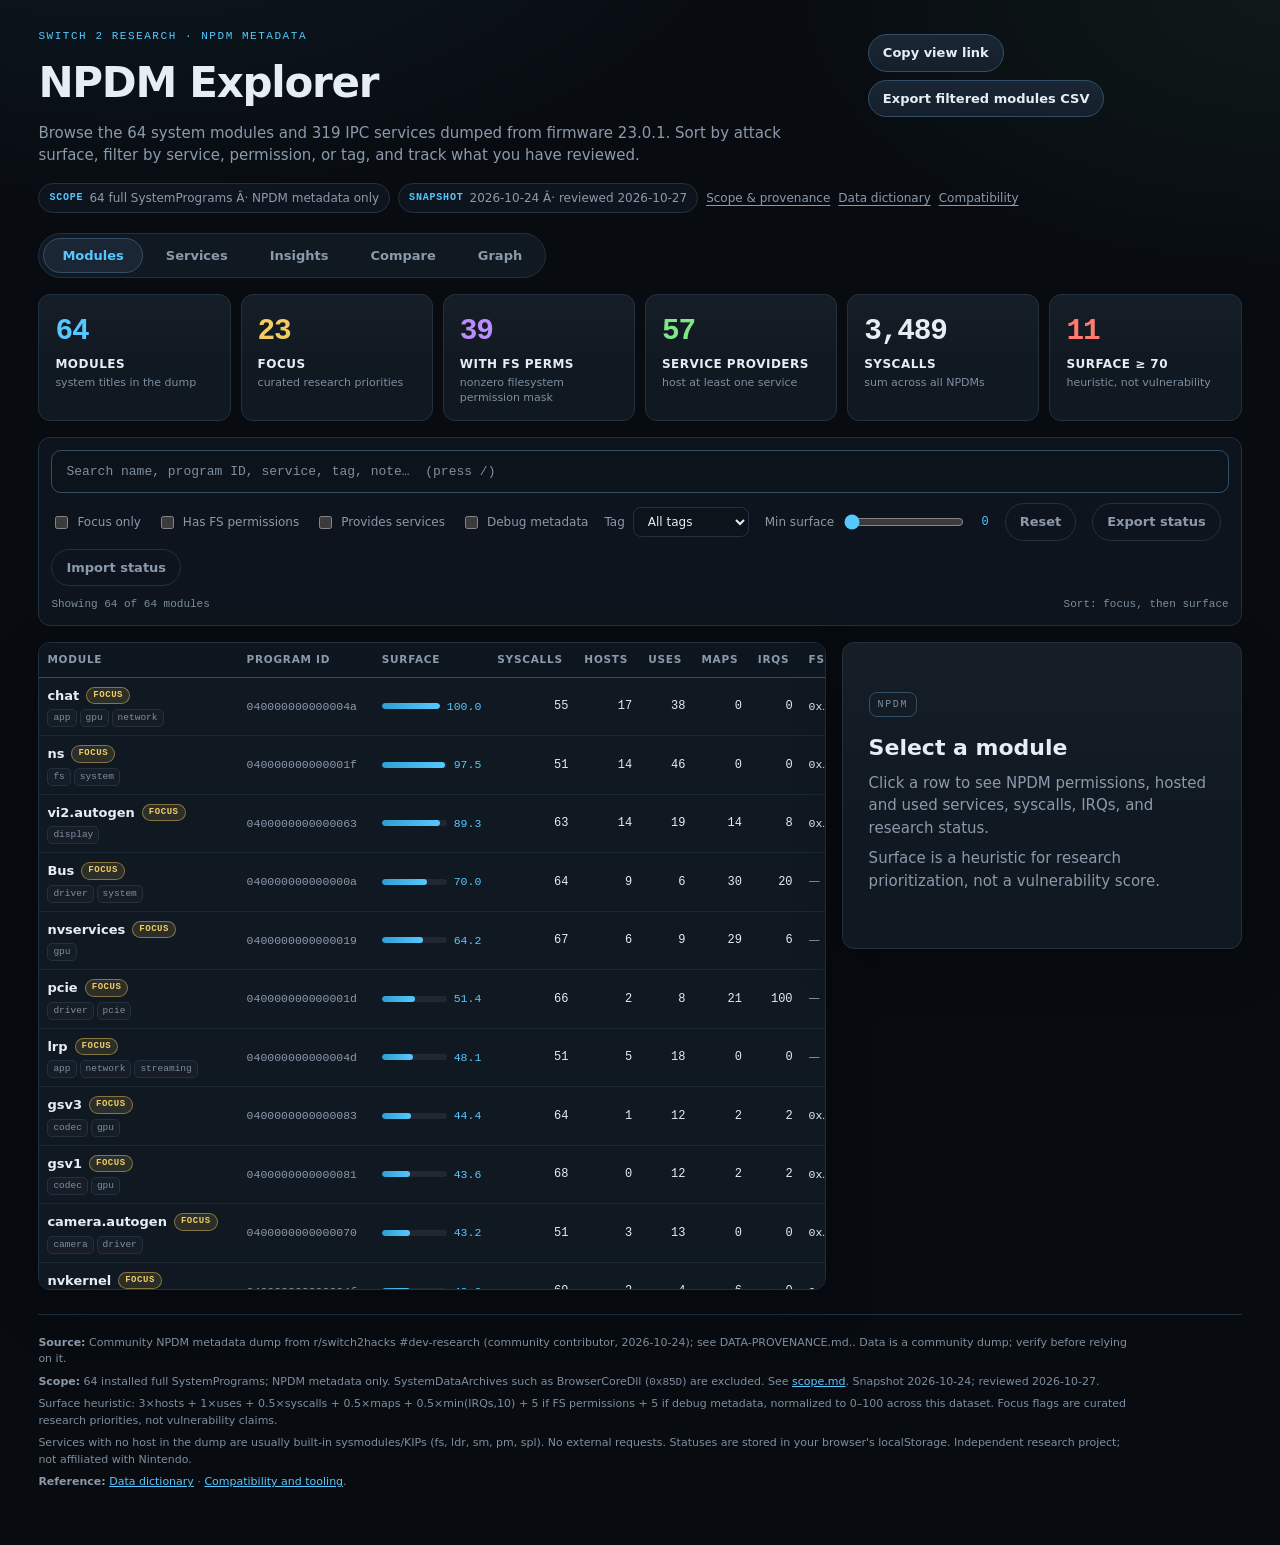
<file: site/index.html>
<!doctype html>
<html lang="en">
<head>
  <meta charset="utf-8">
  <meta name="viewport" content="width=device-width, initial-scale=1">
  <meta name="color-scheme" content="dark">
  <meta http-equiv="Content-Security-Policy" content="default-src 'self'; script-src 'self'; style-src 'self' 'unsafe-inline'; img-src 'self' data:; connect-src 'none'; object-src 'none'; base-uri 'none'; form-action 'none'">
  <title>NPDM Explorer — Switch 2 system modules</title>
  <link rel="stylesheet" href="style.css">
</head>
<body>
  <div class="app">
    <header class="header">
      <div>
        <p class="eyebrow">Switch 2 research · NPDM metadata</p>
        <h1>NPDM Explorer</h1>
        <p class="subtitle">
          Browse the 64 system modules and <span id="header-service-count">319</span> IPC services dumped from firmware 23.0.1.
          Sort by attack surface, filter by service, permission, or tag, and track what you have reviewed.
        </p>
      </div>
      <div class="header-actions">
        <button id="copy-view" class="btn" type="button">Copy view link</button>
        <button id="export-csv" class="btn" type="button">Export filtered CSV</button>
      </div>
    </header>

    <div class="dataset-meta" aria-label="Dataset scope and freshness">
      <span class="dataset-badge" title="Only installed full SystemProgram titles are included.">
        <strong>Scope</strong> <span id="dataset-scope">64 full SystemPrograms · NPDM metadata only</span>
      </span>
      <span class="dataset-badge">
        <strong>Snapshot</strong> <span id="dataset-freshness">2026-10-24 · reviewed 2026-10-27</span>
      </span>
      <a class="dataset-link" href="https://github.com/tasenjo80/switch2-npdm-explorer/blob/master/docs/scope.md" target="_blank" rel="noopener">Scope &amp; provenance</a>
      <a class="dataset-link" href="dictionary.html">Data dictionary</a>
      <a class="dataset-link" href="compatibility.html">Compatibility</a>
    </div>

    <div id="view-tabs" class="view-tabs" role="tablist" aria-label="Views">
      <button id="view-modules" class="view-tab active" type="button" role="tab" aria-selected="true" aria-controls="modules-view" tabindex="0" data-view="modules">Modules</button>
      <button id="view-services" class="view-tab" type="button" role="tab" aria-selected="false" aria-controls="services-view" tabindex="-1" data-view="services">Services</button>
      <button id="view-insights" class="view-tab" type="button" role="tab" aria-selected="false" aria-controls="insights-view" tabindex="-1" data-view="insights">Insights</button>
      <button id="view-compare" class="view-tab" type="button" role="tab" aria-selected="false" aria-controls="compare-view" tabindex="-1" data-view="compare">Compare</button>
      <button id="view-graph" class="view-tab" type="button" role="tab" aria-selected="false" aria-controls="graph-view" tabindex="-1" data-view="graph">Graph</button>
    </div>

    <section id="modules-view" role="tabpanel" aria-labelledby="view-modules">
    <section id="summary" class="summary" aria-label="Summary"></section>

    <section class="controls" aria-label="Filters">
      <div class="search-wrap">
        <label for="search" class="sr-only">Search modules</label>
        <input id="search" type="search" placeholder="Search name, program ID, service, tag, note…  (press /)" autocomplete="off">
        <button id="clear-search" class="icon-btn" type="button" aria-label="Clear search" hidden>×</button>
      </div>
      <div class="filter-row">
        <label class="check"><input id="focus-only" type="checkbox"> Focus only</label>
        <label class="check"><input id="fs-only" type="checkbox"> Has FS permissions</label>
        <label class="check"><input id="hosts-only" type="checkbox"> Provides services</label>
        <label class="check"><input id="debug-only" type="checkbox"> Debug metadata</label>
        <label class="select-label">Tag
          <select id="tag"><option value="">All tags</option></select>
        </label>
        <label class="range-label">Min surface
          <input id="min-surface" type="range" min="0" max="100" step="5" value="0">
          <output id="min-surface-value">0</output>
        </label>
        <button id="reset-filters" class="btn btn-ghost" type="button">Reset</button>
        <button id="export-status" class="btn btn-ghost" type="button">Export status</button>
        <button id="import-status" class="btn btn-ghost" type="button">Import status</button>
        <input id="status-file" type="file" accept="application/json,.json" hidden>
      </div>
      <div class="result-meta">
        <span id="result-count"></span>
        <span id="sort-meta"></span>
      </div>
    </section>

    <main class="layout">
      <section class="table-wrap" aria-label="System modules" tabindex="0">
        <table id="module-table">
          <thead>
            <tr>
              <th scope="col"><button type="button" data-sort="name">Module</button></th>
              <th scope="col"><button type="button" data-sort="programId">Program ID</button></th>
              <th scope="col"><button type="button" data-sort="surface">Surface</button></th>
              <th scope="col"><button type="button" data-sort="syscallCount">Syscalls</button></th>
              <th scope="col"><button type="button" data-sort="hostCount">Hosts</button></th>
              <th scope="col"><button type="button" data-sort="useCount">Uses</button></th>
              <th scope="col"><button type="button" data-sort="mapCount">Maps</button></th>
              <th scope="col"><button type="button" data-sort="irqCount">IRQs</button></th>
              <th scope="col"><button type="button" data-sort="fsPermissions">FS perms</button></th>
              <th scope="col">Status</th>
            </tr>
          </thead>
          <tbody id="module-body"></tbody>
        </table>
        <div id="empty" class="empty" hidden>No modules match these filters.</div>
      </section>

      <aside id="detail" class="detail" aria-live="polite"></aside>
    </main>
    </section>

    <section id="services-view" role="tabpanel" aria-labelledby="view-services" hidden>
      <section id="service-summary" class="summary compact" aria-label="Service summary"></section>

      <section class="controls" aria-label="Service filters">
        <div class="search-wrap">
          <label for="service-search" class="sr-only">Search services</label>
          <input id="service-search" type="search" placeholder="Search service, family, host, user, note…  (press /)" autocomplete="off">
          <button id="clear-service-search" class="icon-btn" type="button" aria-label="Clear service search" hidden>×</button>
        </div>
        <div class="filter-row">
          <label class="check"><input id="service-key-only" type="checkbox"> Key services</label>
          <label class="check"><input id="service-hosted-only" type="checkbox"> Has host in dump</label>
          <label class="check"><input id="service-nohost-only" type="checkbox"> No host (built-in?)</label>
          <label class="select-label">Family
            <select id="service-family"><option value="">All families</option></select>
          </label>
          <label class="check"><input id="service-group" type="checkbox"> Group by family</label>
          <label class="range-label">Min users
            <input id="service-min-users" type="range" min="0" max="57" step="1" value="0">
            <output id="service-min-users-value">0</output>
          </label>
          <button id="service-reset" class="btn btn-ghost" type="button">Reset</button>
        </div>
        <div class="result-meta">
          <span class="service-meta-text">
            <span id="service-result-count"></span>
            <span id="service-sort-meta"></span>
          </span>
          <span class="export-actions">
            <button id="export-services" class="btn btn-ghost" type="button">Export services CSV</button>
            <button id="export-families" class="btn btn-ghost" type="button">Export families CSV</button>
          </span>
        </div>
      </section>

      <main class="layout">
        <section id="service-table-wrap" class="table-wrap" aria-label="Services" tabindex="0">
          <table id="service-table">
            <thead>
              <tr>
                <th scope="col"><button type="button" data-ssort="name">Service</button></th>
                <th scope="col"><button type="button" data-ssort="family">Family</button></th>
                <th scope="col"><button type="button" data-ssort="hostCount">Hosts</button></th>
                <th scope="col"><button type="button" data-ssort="useCount">Users</button></th>
                <th scope="col"><button type="button" data-ssort="totalCount">Total</button></th>
                <th scope="col">Key</th>
              </tr>
            </thead>
            <tbody id="service-body"></tbody>
          </table>
          <div id="service-empty" class="empty" hidden>No services match these filters.</div>
        </section>

        <section id="family-table-wrap" class="table-wrap" aria-label="Service families" tabindex="0" hidden>
          <table id="family-table">
            <thead>
              <tr>
                <th scope="col"><button type="button" data-fsort="name">Family</button></th>
                <th scope="col"><button type="button" data-fsort="serviceCount">Services</button></th>
                <th scope="col"><button type="button" data-fsort="hostCount">Hosts</button></th>
                <th scope="col"><button type="button" data-fsort="useCount">Users</button></th>
                <th scope="col"><button type="button" data-fsort="totalCount">Total</button></th>
                <th scope="col">Tag</th>
              </tr>
            </thead>
            <tbody id="family-body"></tbody>
          </table>
          <div id="family-empty" class="empty" hidden>No families match these filters.</div>
        </section>

        <aside id="service-detail" class="detail" aria-live="polite"></aside>
      </main>
    </section>

    <section id="insights-view" role="tabpanel" aria-labelledby="view-insights" hidden>
      <header class="insights-intro">
        <p class="eyebrow">Auto-generated from the dump</p>
        <h2>Research insights</h2>
        <p>
          These cards are computed from the module/service graph. They are leads for
          sysmodule and IPC research, not conclusions about exploitability.
        </p>
      </header>
      <section id="insights-grid" class="insights-grid" aria-label="Research insights"></section>

      <section id="builtin-gaps" class="builtin-gaps" aria-labelledby="builtin-gaps-title">
        <header class="builtin-gaps-head">
          <div>
            <p class="eyebrow">Hostless services</p>
            <h2 id="builtin-gaps-title">Built-in gap table</h2>
            <p class="insight-sub">
              Services with no host in this dump. “Likely built-in” is a family-level heuristic,
              not a confirmed classification.
            </p>
          </div>
          <button id="gap-export" class="btn" type="button">Export filtered CSV</button>
        </header>

        <div class="controls gap-controls">
          <div class="search-wrap">
            <label for="gap-search" class="sr-only">Search hostless services</label>
            <input id="gap-search" type="search" placeholder="Search service, family, or note…" autocomplete="off">
          </div>
          <label class="select-label">Family
            <select id="gap-family"><option value="">All families</option></select>
          </label>
          <label class="check"><input id="gap-builtin" type="checkbox"> Likely built-in only</label>
          <span id="gap-count" class="result-meta" aria-live="polite"></span>
        </div>

        <div class="table-wrap" role="region" aria-label="Hostless services" tabindex="0">
          <table id="gap-table" class="insight-table gap-table">
            <thead>
              <tr>
                <th scope="col"><button type="button" data-gap-sort="service">Service</button></th>
                <th scope="col"><button type="button" data-gap-sort="family">Family</button></th>
                <th scope="col"><button type="button" data-gap-sort="users">Users</button></th>
                <th scope="col">Key</th>
                <th scope="col">Built-in?</th>
                <th scope="col">Note</th>
              </tr>
            </thead>
            <tbody id="gap-body"></tbody>
          </table>
        </div>
        <p id="gap-empty" class="muted" hidden>No hostless services match these filters.</p>
      </section>
    </section>

    <section id="compare-view" role="tabpanel" aria-labelledby="view-compare" hidden>
      <header class="insights-intro">
        <p class="eyebrow">Module diff</p>
        <h2>Compare modules</h2>
        <p>
          Pick two modules to compare surface, permissions, services, syscalls,
          maps, and IRQs. Differences are A minus B.
        </p>
      </header>
      <div class="compare-controls">
        <label class="select-label">Module A
          <select id="compare-a"></select>
        </label>
        <label class="select-label">Module B
          <select id="compare-b"></select>
        </label>
        <button id="compare-swap" class="btn btn-ghost" type="button">Swap</button>
      </div>
      <div id="compare-output" class="compare-output"></div>
    </section>

    <section id="graph-view" role="tabpanel" aria-labelledby="view-graph" hidden>
      <header class="insights-intro">
        <p class="eyebrow">Connection graph</p>
        <h2>Focus graph</h2>
        <p>
          Center on a module or service to see its direct IPC neighborhood. Caps
          keep the graph readable; the detail views show the full lists.
        </p>
      </header>
      <section class="path-finder" aria-labelledby="path-finder-title">
        <div class="path-finder-head">
          <div>
            <p class="eyebrow">Shortest path</p>
            <h3 id="path-finder-title">Find a connection</h3>
            <p class="insight-sub">
              Shortest route between any module and service, using hosted and
              used services. The result is a research lead, not a vulnerability
              claim.
            </p>
          </div>
        </div>
        <div class="path-controls">
          <label class="select-label">From
            <select id="path-from"></select>
          </label>
          <button id="path-swap" class="btn btn-ghost" type="button" aria-label="Swap path endpoints">Swap</button>
          <label class="select-label">To
            <select id="path-to"></select>
          </label>
          <button id="path-find" class="btn" type="button">Find path</button>
          <button id="path-clear" class="btn btn-ghost" type="button">Clear</button>
        </div>
        <div id="path-result" class="path-result" aria-live="polite" tabindex="-1"></div>
      </section>

      <div class="compare-controls">
        <label class="select-label">Mode
          <select id="graph-mode">
            <option value="module">Module</option>
            <option value="service">Service</option>
          </select>
        </label>
        <label class="select-label">Focus
          <select id="graph-entity"></select>
        </label>
      </div>
      <div id="graph-canvas" class="graph-wrap"></div>
      <p class="graph-legend">
        <span><span class="legend-box module"></span>Module</span>
        <span><span class="legend-box service"></span>Service</span>
        <span><span class="legend-box focus"></span>Focus / key</span>
        <span>Click a node to open its detail view.</span>
      </p>
    </section>

    <footer class="footer">
      <p><strong>Source:</strong> <span id="source"></span>. Data is a community dump; verify before relying on it.</p>
      <p><strong>Scope:</strong> 64 installed full SystemPrograms; NPDM metadata only. SystemDataArchives such as BrowserCoreDll (<code>0x85D</code>) are excluded. See <a href="https://github.com/tasenjo80/switch2-npdm-explorer/blob/master/docs/scope.md">scope.md</a>. Snapshot 2026-10-24; reviewed 2026-10-27.</p>
      <p>
        Surface heuristic: 3×hosts + 1×uses + 0.5×syscalls + 0.5×maps + 0.5×min(IRQs,10)
        + 5 if FS permissions + 5 if debug metadata, normalized to 0–100 across this dataset.
        Focus flags are curated research priorities, not vulnerability claims.
      </p>
      <p>Services with no host in the dump are usually built-in sysmodules/KIPs (fs, ldr, sm, pm, spl). No external requests. Statuses are stored in your browser's localStorage. Independent research project; not affiliated with Nintendo.</p>
      <p><strong>Reference:</strong> <a href="dictionary.html">Data dictionary</a> &middot; <a href="compatibility.html">Compatibility and tooling</a>.</p>
    </footer>
  </div>

  <script src="data.js"></script>
  <script src="pathfinder.js"></script>
  <script src="app.js"></script>
</body>
</html>
</file>
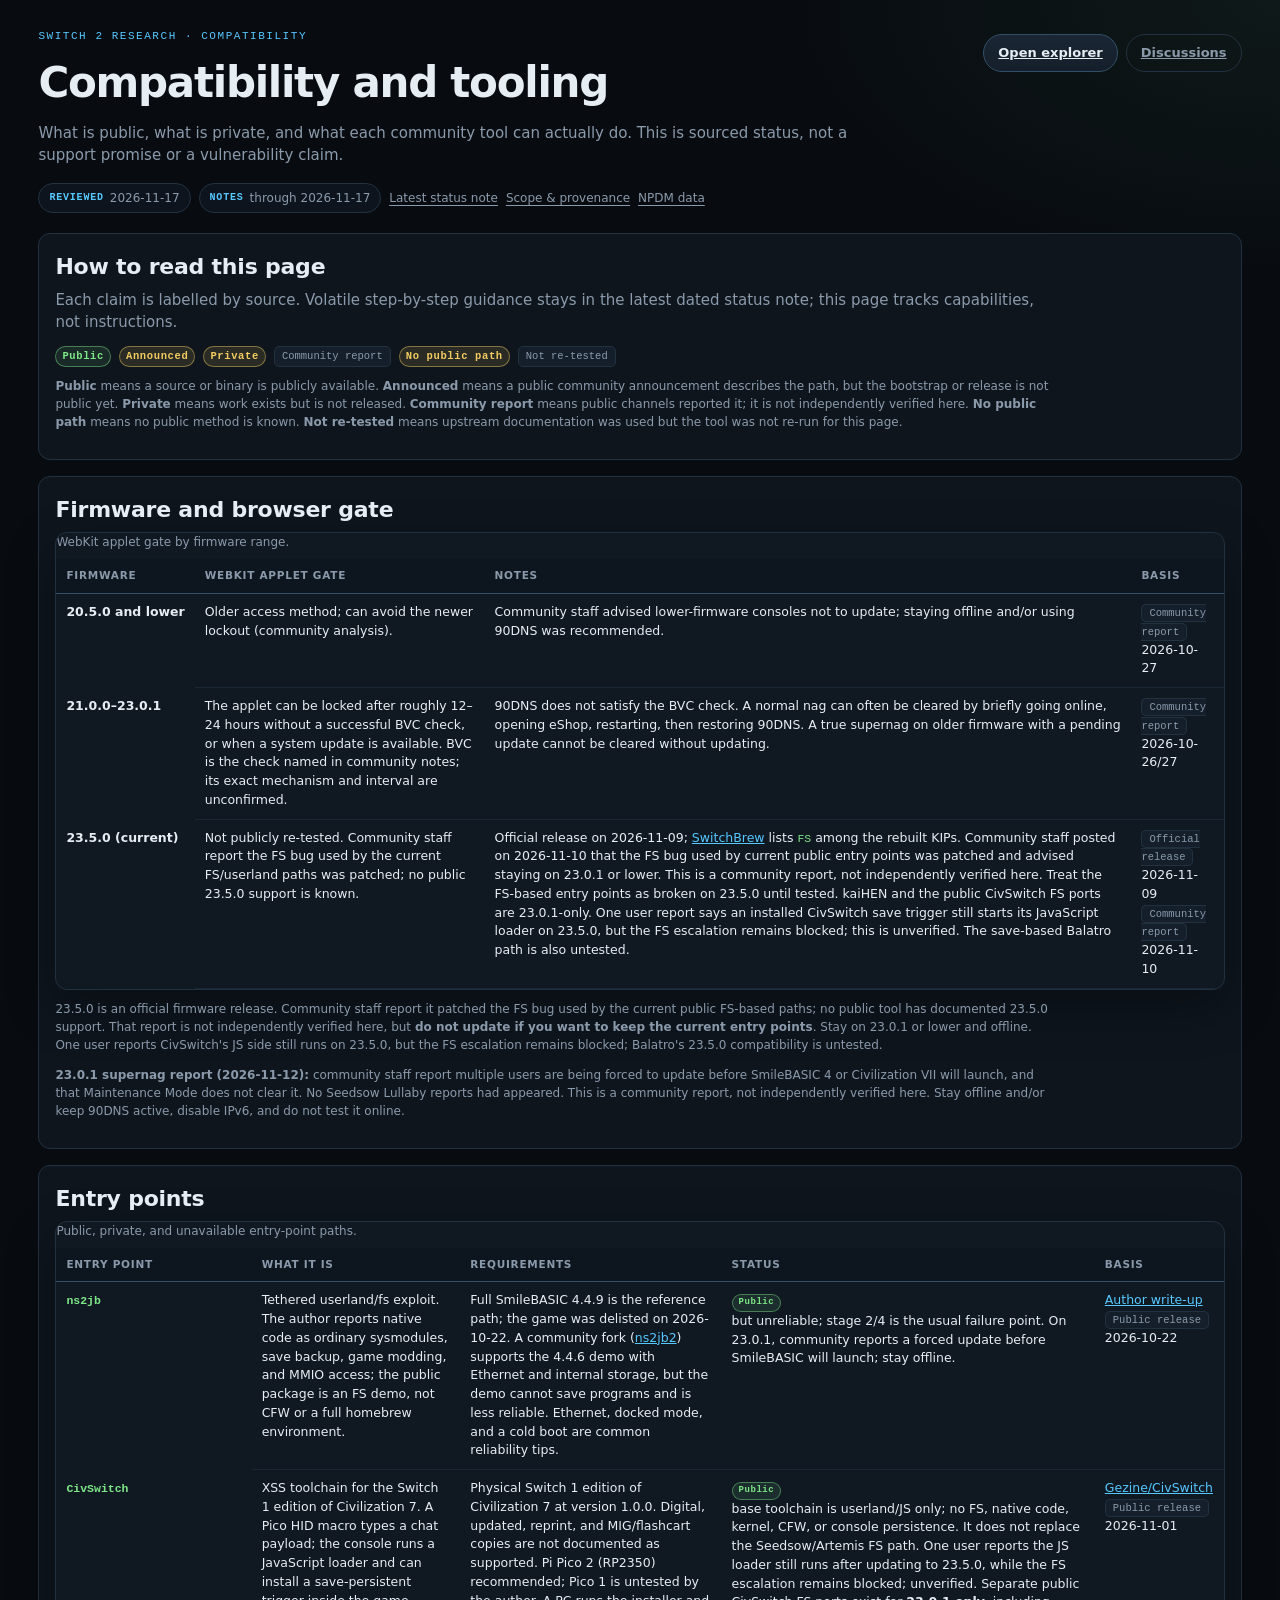
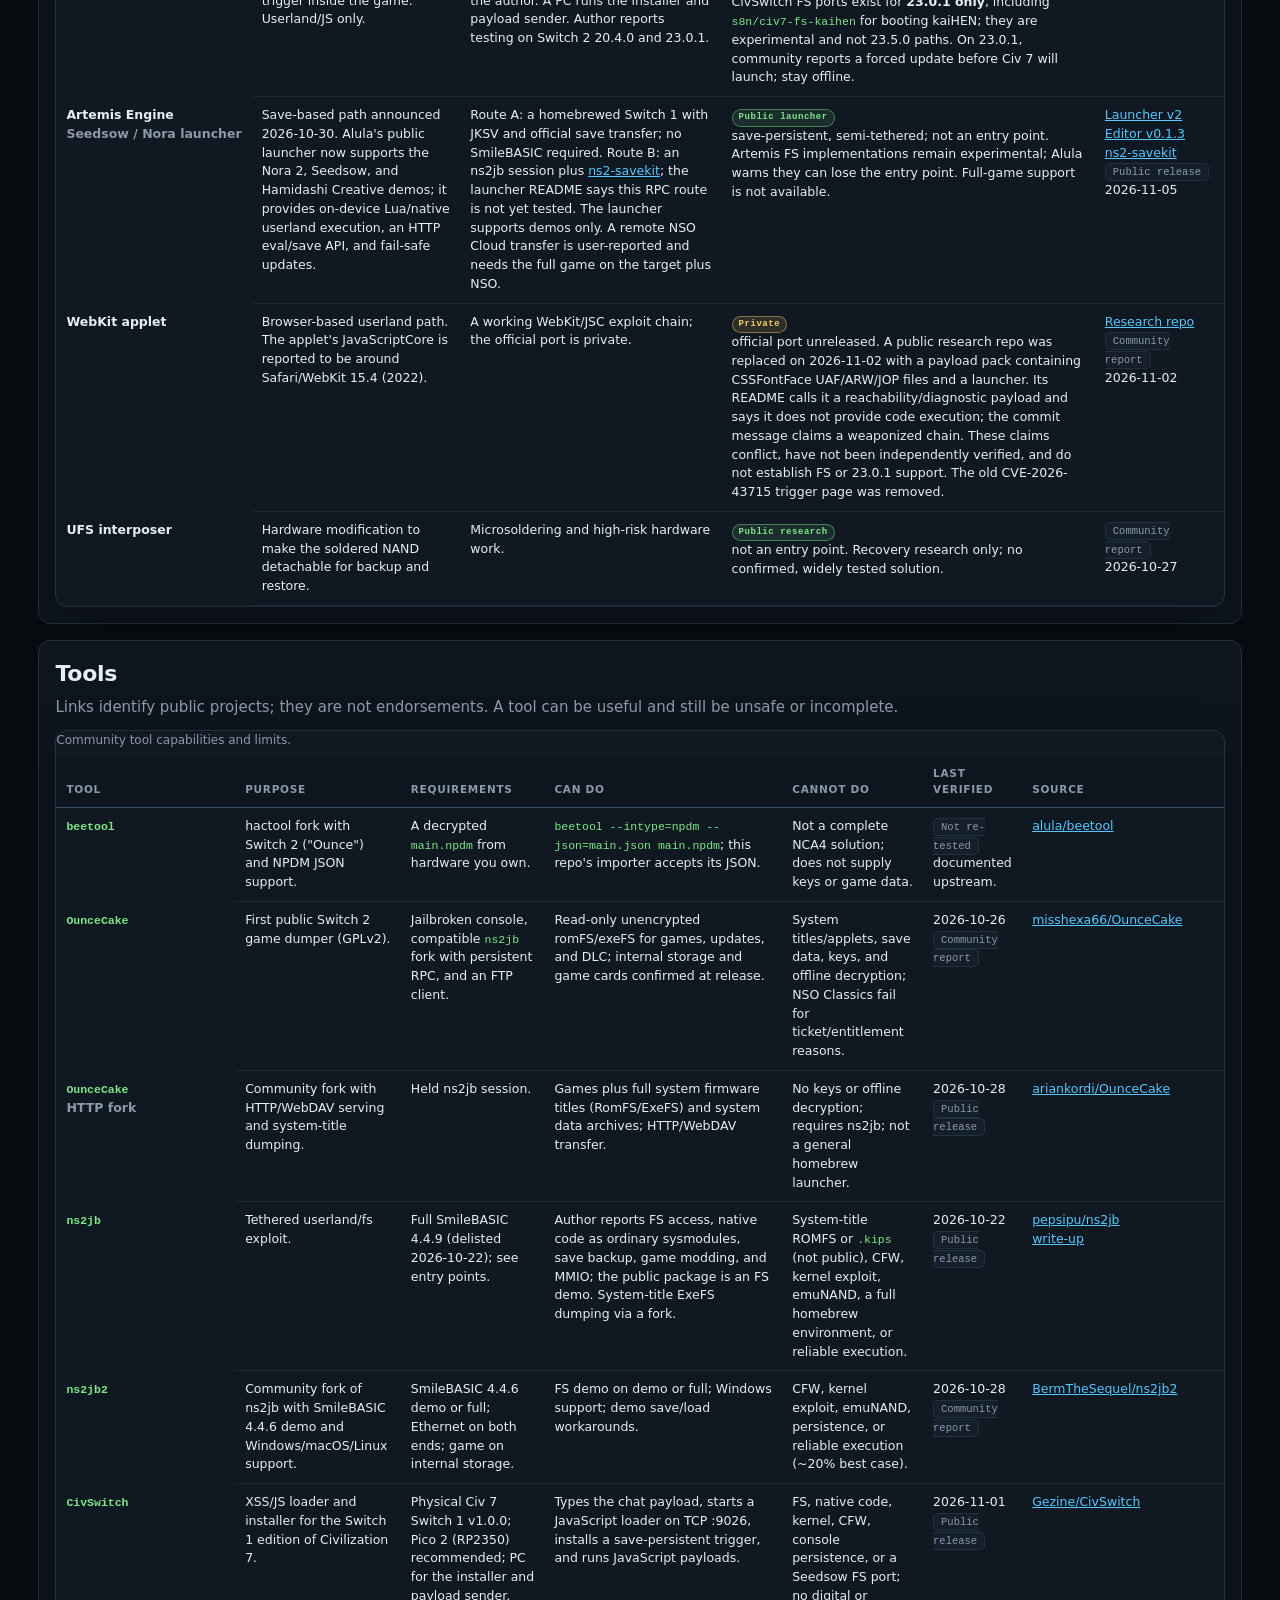
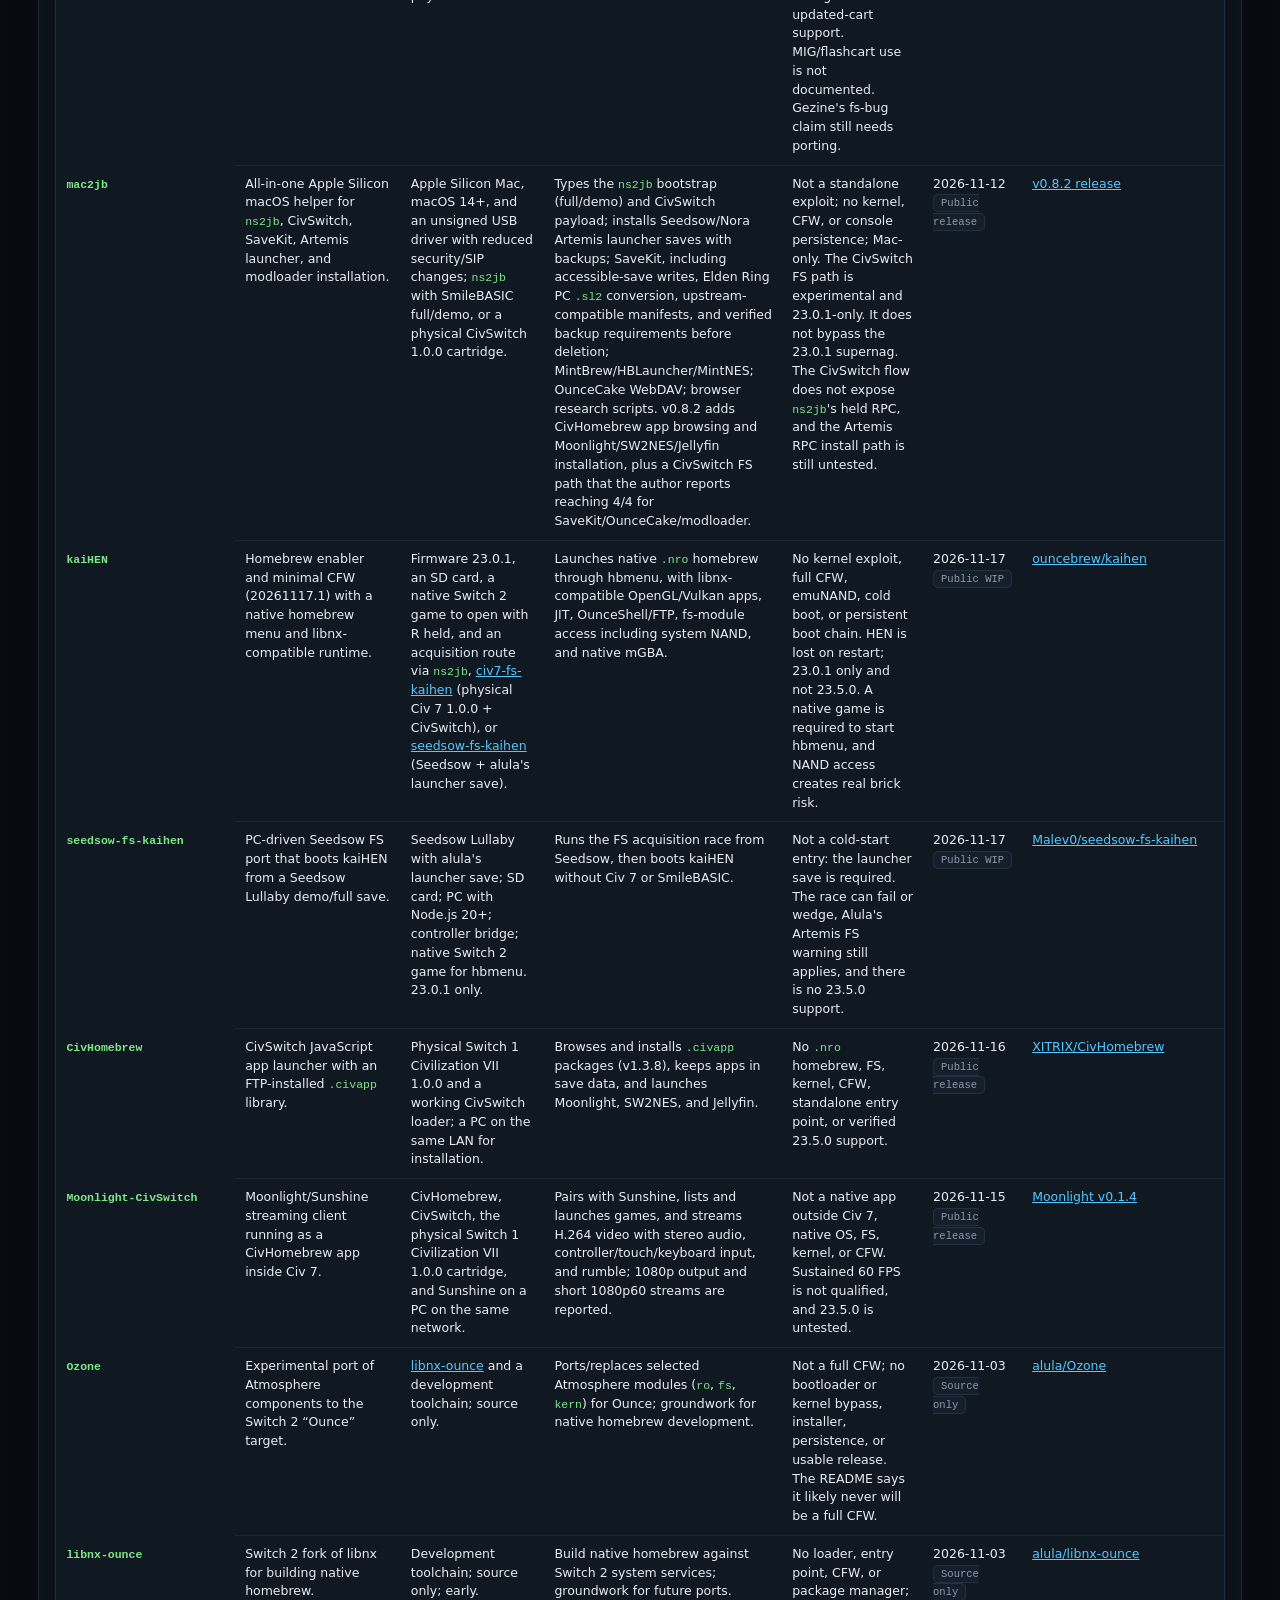
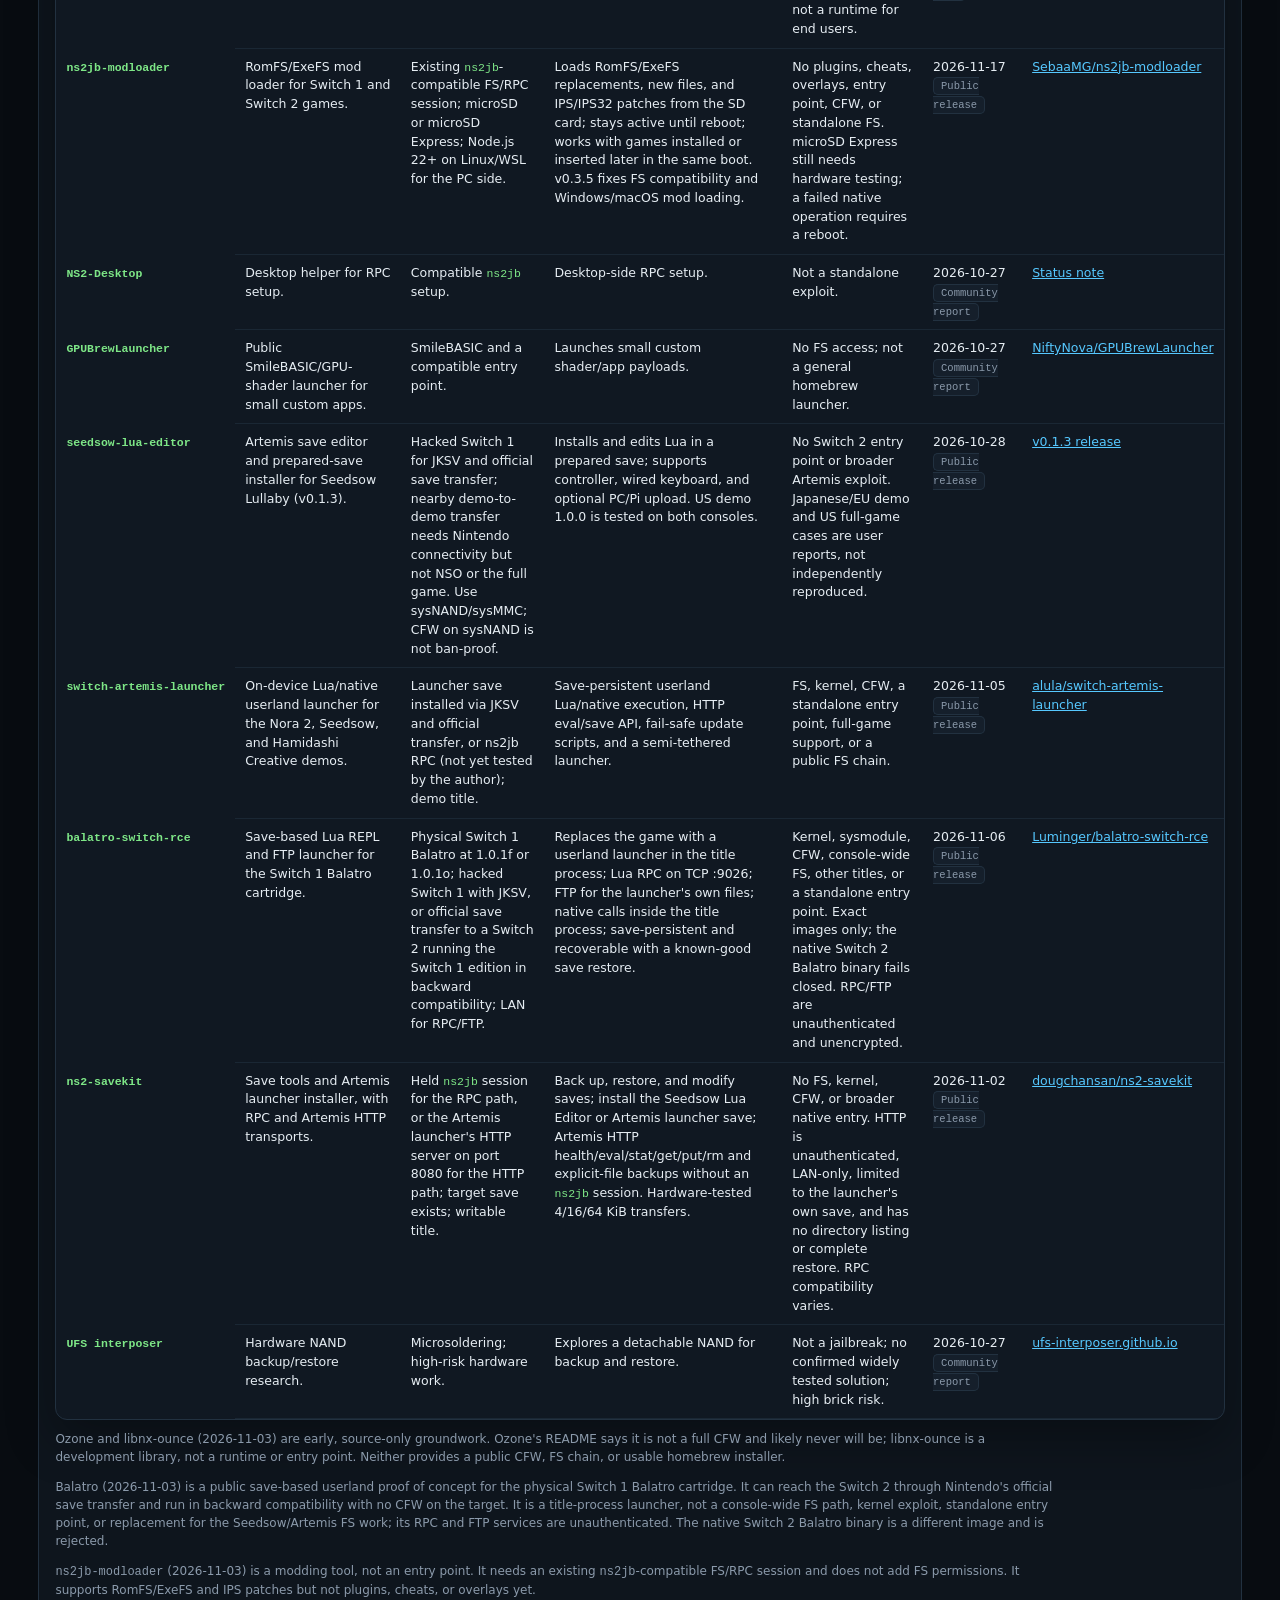
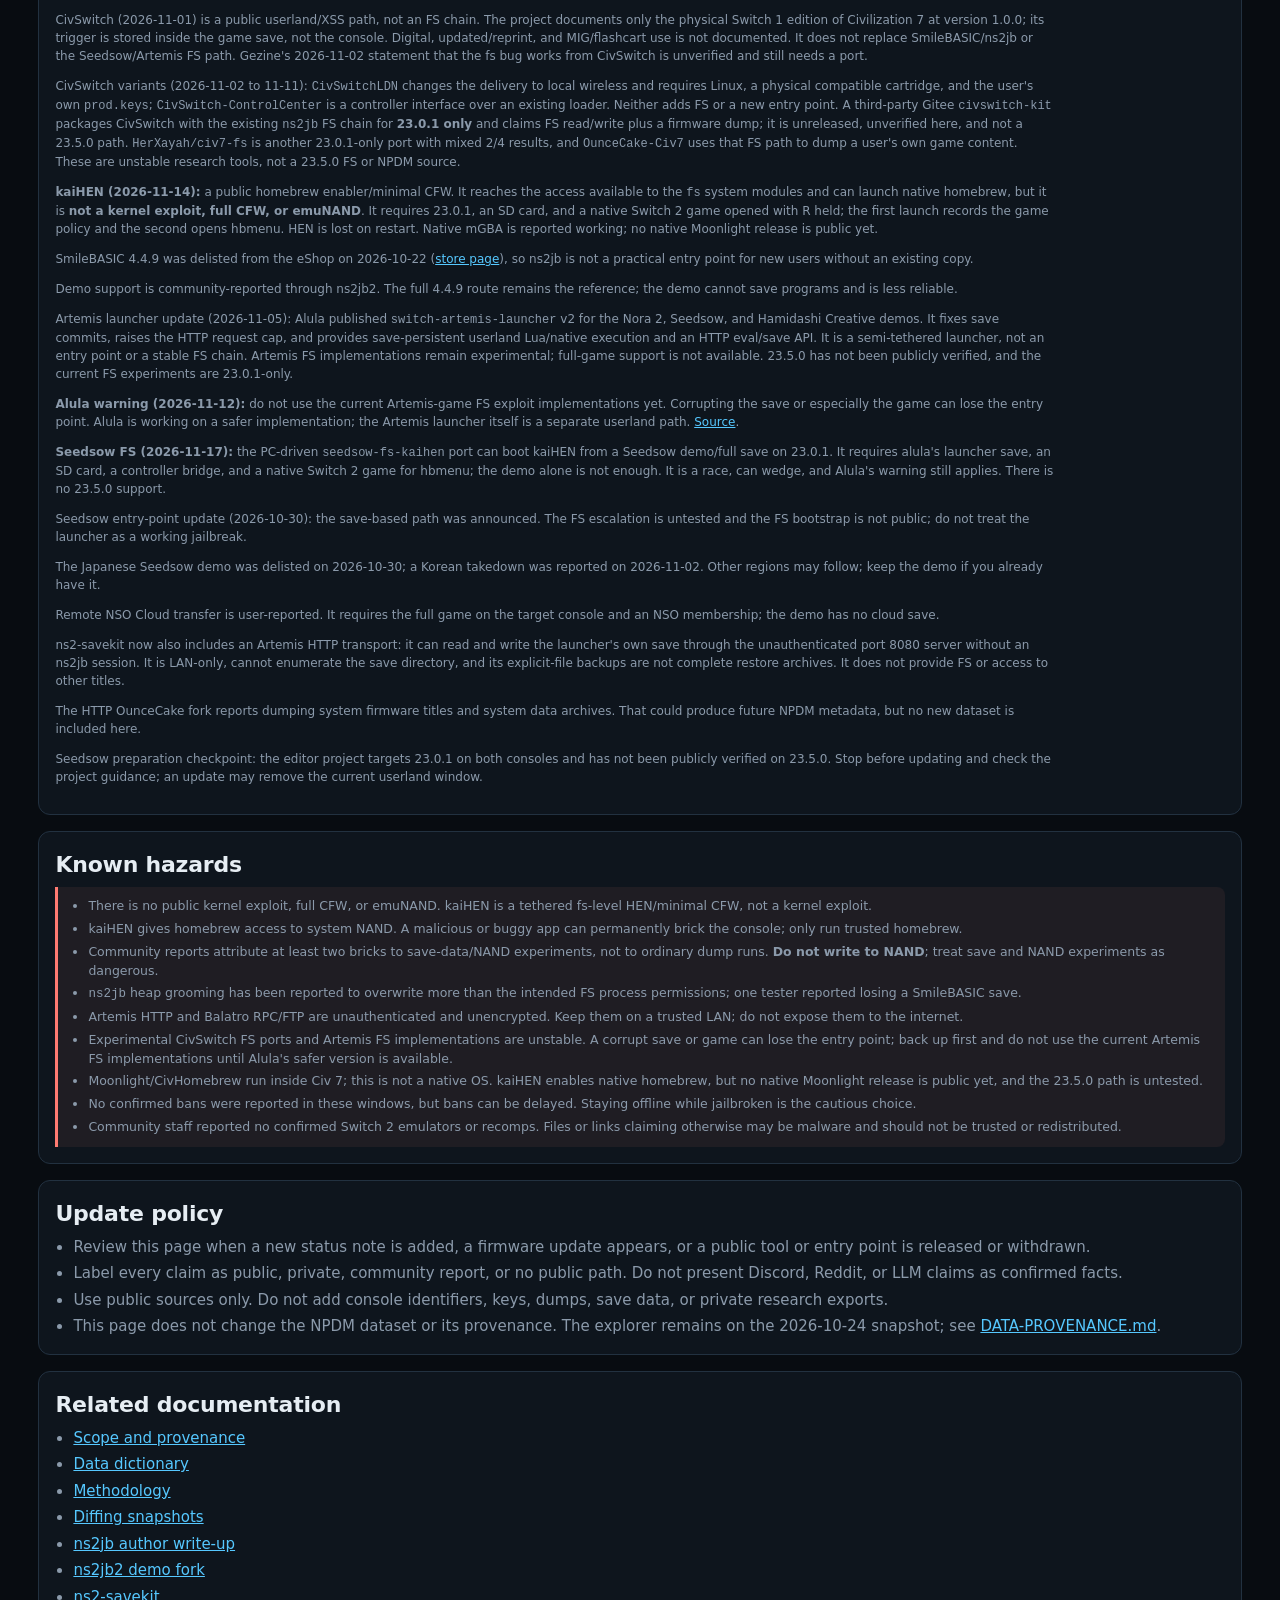
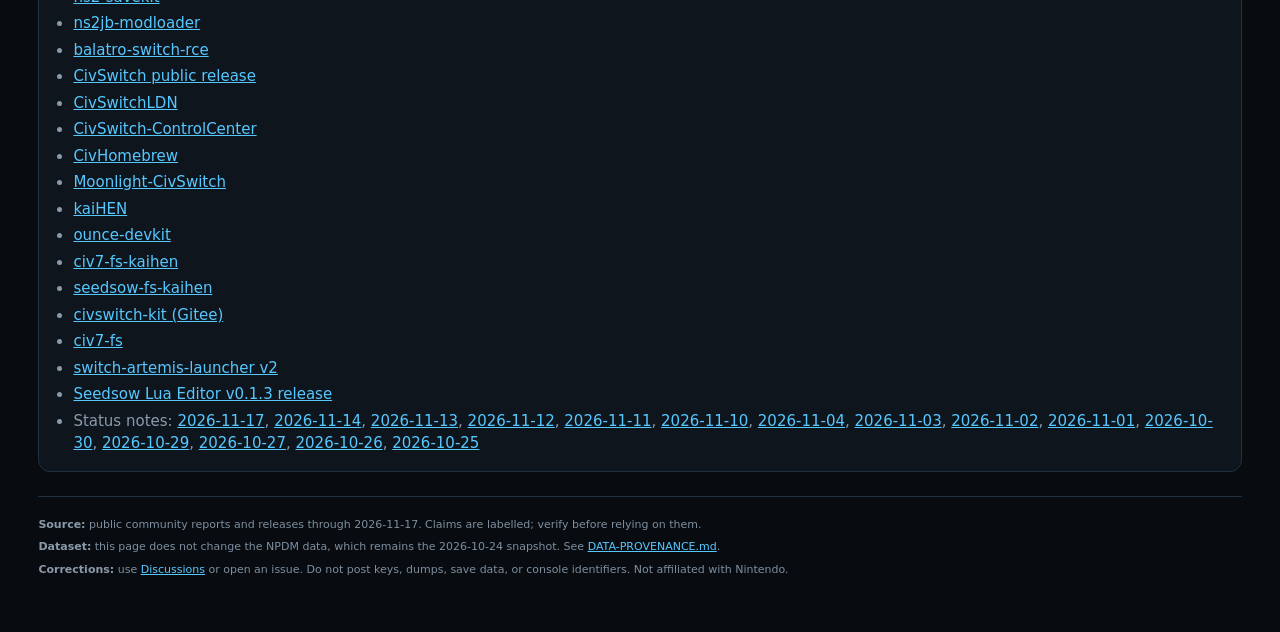
<file: site/compatibility.html>
<!doctype html>
<html lang="en">
<head>
  <meta charset="utf-8">
  <meta name="viewport" content="width=device-width, initial-scale=1">
  <meta name="color-scheme" content="dark">
  <meta name="description" content="Switch 2 firmware, entry-point, and community tool compatibility status from public sources.">
  <meta http-equiv="Content-Security-Policy" content="default-src 'self'; style-src 'self' 'unsafe-inline'; img-src 'self' data:; connect-src 'none'; object-src 'none'; base-uri 'none'; form-action 'none'">
  <title>Compatibility and tooling &mdash; NPDM Explorer</title>
  <link rel="stylesheet" href="style.css">
</head>
<body>
  <div class="app">
    <header class="header">
      <div>
        <p class="eyebrow">Switch 2 research &middot; compatibility</p>
        <h1>Compatibility and tooling</h1>
        <p class="subtitle">
          What is public, what is private, and what each community tool can
          actually do. This is sourced status, not a support promise or a
          vulnerability claim.
        </p>
      </div>
      <div class="header-actions">
        <a class="btn" href="index.html">Open explorer</a>
        <a class="btn btn-ghost" href="https://github.com/tasenjo80/switch2-npdm-explorer/discussions" target="_blank" rel="noopener">Discussions</a>
      </div>
    </header>

    <div class="dataset-meta" aria-label="Review status">
      <span class="dataset-badge"><strong>Reviewed</strong> 2026-11-17</span>
      <span class="dataset-badge"><strong>Notes</strong> through 2026-11-17</span>
      <a class="dataset-link" href="https://github.com/tasenjo80/switch2-npdm-explorer/blob/master/docs/status-2026-11-17.md" target="_blank" rel="noopener">Latest status note</a>
      <a class="dataset-link" href="https://github.com/tasenjo80/switch2-npdm-explorer/blob/master/docs/scope.md" target="_blank" rel="noopener">Scope &amp; provenance</a>
      <a class="dataset-link" href="index.html">NPDM data</a>
    </div>

    <main>
      <section class="compat-section" aria-labelledby="legend-heading">
        <h2 id="legend-heading">How to read this page</h2>
        <p>
          Each claim is labelled by source. Volatile step-by-step guidance stays
          in the latest dated status note; this page tracks capabilities, not
          instructions.
        </p>
        <div class="compat-legend">
          <span class="badge badge-builtin">Public</span>
          <span class="badge">Announced</span>
          <span class="badge">Private</span>
          <span class="chip">Community report</span>
          <span class="badge">No public path</span>
          <span class="chip">Not re-tested</span>
        </div>
        <p class="compat-note">
          <strong>Public</strong> means a source or binary is publicly available.
          <strong>Announced</strong> means a public community announcement
          describes the path, but the bootstrap or release is not public yet.
          <strong>Private</strong> means work exists but is not released.
          <strong>Community report</strong> means public channels reported it;
          it is not independently verified here.
          <strong>No public path</strong> means no public method is known.
          <strong>Not re-tested</strong> means upstream documentation was used
          but the tool was not re-run for this page.
        </p>
      </section>

      <section class="compat-section" aria-labelledby="firmware-heading">
        <h2 id="firmware-heading">Firmware and browser gate</h2>
        <div class="table-wrap" role="region" aria-label="Firmware and browser gate" tabindex="0">
          <table class="compat-table">
            <caption>WebKit applet gate by firmware range.</caption>
            <thead>
              <tr>
                <th scope="col">Firmware</th>
                <th scope="col">WebKit applet gate</th>
                <th scope="col">Notes</th>
                <th scope="col">Basis</th>
              </tr>
            </thead>
            <tbody>
              <tr>
                <th scope="row">20.5.0 and lower</th>
                <td>Older access method; can avoid the newer lockout (community analysis).</td>
                <td>Community staff advised lower-firmware consoles not to update; staying offline and/or using 90DNS was recommended.</td>
                <td><span class="chip">Community report</span><br>2026-10-27</td>
              </tr>
              <tr>
                <th scope="row">21.0.0&ndash;23.0.1</th>
                <td>The applet can be locked after roughly 12&ndash;24 hours without a successful BVC check, or when a system update is available. BVC is the check named in community notes; its exact mechanism and interval are unconfirmed.</td>
                <td>90DNS does not satisfy the BVC check. A normal nag can often be cleared by briefly going online, opening eShop, restarting, then restoring 90DNS. A true supernag on older firmware with a pending update cannot be cleared without updating.</td>
                <td><span class="chip">Community report</span><br>2026-10-26/27</td>
              </tr>
              <tr>
                <th scope="row">23.5.0 (current)</th>
                <td>Not publicly re-tested. Community staff report the FS bug used by the current FS/userland paths was patched; no public 23.5.0 support is known.</td>
                <td>Official release on 2026-11-09; <a href="https://switchbrew.org/wiki/23.5.0" target="_blank" rel="noopener">SwitchBrew</a> lists <code>FS</code> among the rebuilt KIPs. Community staff posted on 2026-11-10 that the FS bug used by current public entry points was patched and advised staying on 23.0.1 or lower. This is a community report, not independently verified here. Treat the FS-based entry points as broken on 23.5.0 until tested. kaiHEN and the public CivSwitch FS ports are 23.0.1-only. One user report says an installed CivSwitch save trigger still starts its JavaScript loader on 23.5.0, but the FS escalation remains blocked; this is unverified. The save-based Balatro path is also untested.</td>
                <td><span class="chip">Official release</span><br>2026-11-09<br><span class="chip">Community report</span><br>2026-11-10</td>
              </tr>
            </tbody>
          </table>
        </div>
        <p class="compat-note">
          23.5.0 is an official firmware release. Community staff report it
          patched the FS bug used by the current public FS-based paths; no public
          tool has documented 23.5.0 support. That report is not independently
          verified here, but <strong>do not update if you want to keep the current
          entry points</strong>. Stay on 23.0.1 or lower and offline. One user
          reports CivSwitch's JS side still runs on 23.5.0, but the FS escalation
          remains blocked; Balatro's 23.5.0 compatibility is untested.
        </p>
        <p class="compat-note">
          <strong>23.0.1 supernag report (2026-11-12):</strong> community staff
          report multiple users are being forced to update before SmileBASIC 4
          or Civilization VII will launch, and that Maintenance Mode does not
          clear it. No Seedsow Lullaby reports had appeared. This is a community
          report, not independently verified here. Stay offline and/or keep
          90DNS active, disable IPv6, and do not test it online.
        </p>
      </section>

      <section class="compat-section" aria-labelledby="entry-points-heading">
        <h2 id="entry-points-heading">Entry points</h2>
        <div class="table-wrap" role="region" aria-label="Entry points" tabindex="0">
          <table class="compat-table">
            <caption>Public, private, and unavailable entry-point paths.</caption>
            <thead>
              <tr>
                <th scope="col">Entry point</th>
                <th scope="col">What it is</th>
                <th scope="col">Requirements</th>
                <th scope="col">Status</th>
                <th scope="col">Basis</th>
              </tr>
            </thead>
            <tbody>
              <tr>
                <th scope="row"><code>ns2jb</code></th>
                <td>Tethered userland/fs exploit. The author reports native code as ordinary sysmodules, save backup, game modding, and MMIO access; the public package is an FS demo, not CFW or a full homebrew environment.</td>
                <td>Full SmileBASIC 4.4.9 is the reference path; the game was delisted on 2026-10-22. A community fork (<a href="https://gitlab.com/BermTheSequel/ns2jb2" target="_blank" rel="noopener">ns2jb2</a>) supports the 4.4.6 demo with Ethernet and internal storage, but the demo cannot save programs and is less reliable. Ethernet, docked mode, and a cold boot are common reliability tips.</td>
                <td><span class="badge badge-builtin">Public</span><br>but unreliable; stage 2/4 is the usual failure point. On 23.0.1, community reports a forced update before SmileBASIC will launch; stay offline.</td>
                <td><a href="https://pepsipu.com/blog/2026-10-switch2-jailbreak-ns2jb/" target="_blank" rel="noopener">Author write-up</a><br><span class="chip">Public release</span><br>2026-10-22</td>
              </tr>
              <tr>
                <th scope="row"><code>CivSwitch</code></th>
                <td>XSS toolchain for the Switch 1 edition of Civilization 7. A Pico HID macro types a chat payload; the console runs a JavaScript loader and can install a save-persistent trigger inside the game. Userland/JS only.</td>
                <td>Physical Switch 1 edition of Civilization 7 at version 1.0.0. Digital, updated, reprint, and MIG/flashcart copies are not documented as supported. Pi Pico 2 (RP2350) recommended; Pico 1 is untested by the author. A PC runs the installer and payload sender. Author reports testing on Switch 2 20.4.0 and 23.0.1.</td>
                <td><span class="badge badge-builtin">Public</span><br>base toolchain is userland/JS only; no FS, native code, kernel, CFW, or console persistence. It does not replace the Seedsow/Artemis FS path. One user reports the JS loader still runs after updating to 23.5.0, while the FS escalation remains blocked; unverified. Separate public CivSwitch FS ports exist for <strong>23.0.1 only</strong>, including <code>s8n/civ7-fs-kaihen</code> for booting kaiHEN; they are experimental and not 23.5.0 paths. On 23.0.1, community reports a forced update before Civ 7 will launch; stay offline.</td>
                <td><a href="https://github.com/Gezine/CivSwitch" target="_blank" rel="noopener">Gezine/CivSwitch</a><br><span class="chip">Public release</span><br>2026-11-01</td>
              </tr>
              <tr>
                <th scope="row">Artemis Engine<br><span class="muted">Seedsow / Nora launcher</span></th>
                <td>Save-based path announced 2026-10-30. Alula's public launcher now supports the Nora 2, Seedsow, and Hamidashi Creative demos; it provides on-device Lua/native userland execution, an HTTP eval/save API, and fail-safe updates.</td>
                <td>Route A: a homebrewed Switch 1 with JKSV and official save transfer; no SmileBASIC required. Route B: an ns2jb session plus <a href="https://github.com/dougchansan/ns2-savekit" target="_blank" rel="noopener">ns2-savekit</a>; the launcher README says this RPC route is not yet tested. The launcher supports demos only. A remote NSO Cloud transfer is user-reported and needs the full game on the target plus NSO.</td>
                <td><span class="badge badge-builtin">Public launcher</span><br>save-persistent, semi-tethered; not an entry point. Artemis FS implementations remain experimental; Alula warns they can lose the entry point. Full-game support is not available.</td>
                <td><a href="https://github.com/alula/switch-artemis-launcher/releases/tag/v2" target="_blank" rel="noopener">Launcher v2</a><br><a href="https://github.com/DialingSpoon527/seedsow-lua-editor/releases/tag/v0.1.3" target="_blank" rel="noopener">Editor v0.1.3</a><br><a href="https://github.com/dougchansan/ns2-savekit" target="_blank" rel="noopener">ns2-savekit</a><br><span class="chip">Public release</span><br>2026-11-05</td>
              </tr>
              <tr>
                <th scope="row">WebKit applet</th>
                <td>Browser-based userland path. The applet's JavaScriptCore is reported to be around Safari/WebKit 15.4 (2022).</td>
                <td>A working WebKit/JSC exploit chain; the official port is private.</td>
                <td><span class="badge">Private</span><br>official port unreleased.
                  A public research repo was replaced on 2026-11-02 with a
                  payload pack containing CSSFontFace UAF/ARW/JOP files and a
                  launcher. Its README calls it a reachability/diagnostic
                  payload and says it does not provide code execution; the
                  commit message claims a weaponized chain. These claims
                  conflict, have not been independently verified, and do not
                  establish FS or 23.0.1 support. The old CVE-2026-43715
                  trigger page was removed.</td>
                <td><a href="https://github.com/Jmesmykil/switch2-captive-portal-research" target="_blank" rel="noopener">Research repo</a><br><span class="chip">Community report</span><br>2026-11-02</td>
              </tr>
              <tr>
                <th scope="row">UFS interposer</th>
                <td>Hardware modification to make the soldered NAND detachable for backup and restore.</td>
                <td>Microsoldering and high-risk hardware work.</td>
                <td><span class="badge badge-builtin">Public research</span><br>not an entry point. Recovery research only; no confirmed, widely tested solution.</td>
                <td><span class="chip">Community report</span><br>2026-10-27</td>
              </tr>
            </tbody>
          </table>
        </div>
      </section>

      <section class="compat-section" aria-labelledby="tools-heading">
        <h2 id="tools-heading">Tools</h2>
        <p>
          Links identify public projects; they are not endorsements. A tool can
          be useful and still be unsafe or incomplete.
        </p>
        <div class="table-wrap" role="region" aria-label="Community tools" tabindex="0">
          <table class="compat-table">
            <caption>Community tool capabilities and limits.</caption>
            <thead>
              <tr>
                <th scope="col">Tool</th>
                <th scope="col">Purpose</th>
                <th scope="col">Requirements</th>
                <th scope="col">Can do</th>
                <th scope="col">Cannot do</th>
                <th scope="col">Last verified</th>
                <th scope="col">Source</th>
              </tr>
            </thead>
            <tbody>
              <tr>
                <th scope="row"><code>beetool</code></th>
                <td>hactool fork with Switch 2 ("Ounce") and NPDM JSON support.</td>
                <td>A decrypted <code>main.npdm</code> from hardware you own.</td>
                <td><code>beetool --intype=npdm --json=main.json main.npdm</code>; this repo's importer accepts its JSON.</td>
                <td>Not a complete NCA4 solution; does not supply keys or game data.</td>
                <td><span class="chip">Not re-tested</span><br>documented upstream.</td>
                <td><a href="https://github.com/alula/beetool" target="_blank" rel="noopener">alula/beetool</a></td>
              </tr>
              <tr>
                <th scope="row"><code>OunceCake</code></th>
                <td>First public Switch 2 game dumper (GPLv2).</td>
                <td>Jailbroken console, compatible <code>ns2jb</code> fork with persistent RPC, and an FTP client.</td>
                <td>Read-only unencrypted romFS/exeFS for games, updates, and DLC; internal storage and game cards confirmed at release.</td>
                <td>System titles/applets, save data, keys, and offline decryption; NSO Classics fail for ticket/entitlement reasons.</td>
                <td>2026-10-26<br><span class="chip">Community report</span></td>
                <td><a href="https://github.com/misshexa66/OunceCake" target="_blank" rel="noopener">misshexa66/OunceCake</a></td>
              </tr>
              <tr>
                <th scope="row"><code>OunceCake</code><br><span class="muted">HTTP fork</span></th>
                <td>Community fork with HTTP/WebDAV serving and system-title dumping.</td>
                <td>Held ns2jb session.</td>
                <td>Games plus full system firmware titles (RomFS/ExeFS) and system data archives; HTTP/WebDAV transfer.</td>
                <td>No keys or offline decryption; requires ns2jb; not a general homebrew launcher.</td>
                <td>2026-10-28<br><span class="chip">Public release</span></td>
                <td><a href="https://github.com/ariankordi/OunceCake" target="_blank" rel="noopener">ariankordi/OunceCake</a></td>
              </tr>
              <tr>
                <th scope="row"><code>ns2jb</code></th>
                <td>Tethered userland/fs exploit.</td>
                <td>Full SmileBASIC 4.4.9 (delisted 2026-10-22); see entry points.</td>
                <td>Author reports FS access, native code as ordinary sysmodules, save backup, game modding, and MMIO; the public package is an FS demo. System-title ExeFS dumping via a fork.</td>
                <td>System-title ROMFS or <code>.kips</code> (not public), CFW, kernel exploit, emuNAND, a full homebrew environment, or reliable execution.</td>
                <td>2026-10-22<br><span class="chip">Public release</span></td>
                <td><a href="https://gitlab.com/pepsipu/ns2jb" target="_blank" rel="noopener">pepsipu/ns2jb</a><br><a href="https://pepsipu.com/blog/2026-10-switch2-jailbreak-ns2jb/" target="_blank" rel="noopener">write-up</a></td>
              </tr>
              <tr>
                <th scope="row"><code>ns2jb2</code></th>
                <td>Community fork of ns2jb with SmileBASIC 4.4.6 demo and Windows/macOS/Linux support.</td>
                <td>SmileBASIC 4.4.6 demo or full; Ethernet on both ends; game on internal storage.</td>
                <td>FS demo on demo or full; Windows support; demo save/load workarounds.</td>
                <td>CFW, kernel exploit, emuNAND, persistence, or reliable execution (~20% best case).</td>
                <td>2026-10-28<br><span class="chip">Community report</span></td>
                <td><a href="https://gitlab.com/BermTheSequel/ns2jb2" target="_blank" rel="noopener">BermTheSequel/ns2jb2</a></td>
              </tr>
              <tr>
                <th scope="row"><code>CivSwitch</code></th>
                <td>XSS/JS loader and installer for the Switch 1 edition of Civilization 7.</td>
                <td>Physical Civ 7 Switch 1 v1.0.0; Pico 2 (RP2350) recommended; PC for the installer and payload sender.</td>
                <td>Types the chat payload, starts a JavaScript loader on TCP :9026, installs a save-persistent trigger, and runs JavaScript payloads.</td>
                <td>FS, native code, kernel, CFW, console persistence, or a Seedsow FS port; no digital or updated-cart support. MIG/flashcart use is not documented. Gezine's fs-bug claim still needs porting.</td>
                <td>2026-11-01<br><span class="chip">Public release</span></td>
                <td><a href="https://github.com/Gezine/CivSwitch" target="_blank" rel="noopener">Gezine/CivSwitch</a></td>
              </tr>
              <tr>
                <th scope="row"><code>mac2jb</code></th>
                <td>All-in-one Apple Silicon macOS helper for <code>ns2jb</code>, CivSwitch, SaveKit, Artemis launcher, and modloader installation.</td>
                <td>Apple Silicon Mac, macOS 14+, and an unsigned USB driver with reduced security/SIP changes; <code>ns2jb</code> with SmileBASIC full/demo, or a physical CivSwitch 1.0.0 cartridge.</td>
                <td>Types the <code>ns2jb</code> bootstrap (full/demo) and CivSwitch payload; installs Seedsow/Nora Artemis launcher saves with backups; SaveKit, including accessible-save writes, Elden Ring PC <code>.sl2</code> conversion, upstream-compatible manifests, and verified backup requirements before deletion; MintBrew/HBLauncher/MintNES; OunceCake WebDAV; browser research scripts. v0.8.2 adds CivHomebrew app browsing and Moonlight/SW2NES/Jellyfin installation, plus a CivSwitch FS path that the author reports reaching 4/4 for SaveKit/OunceCake/modloader.</td>
                <td>Not a standalone exploit; no kernel, CFW, or console persistence; Mac-only. The CivSwitch FS path is experimental and 23.0.1-only. It does not bypass the 23.0.1 supernag. The CivSwitch flow does not expose <code>ns2jb</code>'s held RPC, and the Artemis RPC install path is still untested.</td>
                <td>2026-11-12<br><span class="chip">Public release</span></td>
                <td><a href="https://github.com/cpypwn/mac2jb/releases/tag/v0.8.2" target="_blank" rel="noopener">v0.8.2 release</a></td>
              </tr>
              <tr>
                <th scope="row"><code>kaiHEN</code></th>
                <td>Homebrew enabler and minimal CFW (20261117.1) with a native homebrew menu and libnx-compatible runtime.</td>
                <td>Firmware 23.0.1, an SD card, a native Switch 2 game to open with R held, and an acquisition route via <code>ns2jb</code>, <a href="https://github.com/s8n/civ7-fs-kaihen" target="_blank" rel="noopener">civ7-fs-kaihen</a> (physical Civ 7 1.0.0 + CivSwitch), or <a href="https://github.com/Malev0/seedsow-fs-kaihen" target="_blank" rel="noopener">seedsow-fs-kaihen</a> (Seedsow + alula's launcher save).</td>
                <td>Launches native <code>.nro</code> homebrew through hbmenu, with libnx-compatible OpenGL/Vulkan apps, JIT, OunceShell/FTP, fs-module access including system NAND, and native mGBA.</td>
                <td>No kernel exploit, full CFW, emuNAND, cold boot, or persistent boot chain. HEN is lost on restart; 23.0.1 only and not 23.5.0. A native game is required to start hbmenu, and NAND access creates real brick risk.</td>
                <td>2026-11-17<br><span class="chip">Public WIP</span></td>
                <td><a href="https://github.com/ouncebrew/kaihen" target="_blank" rel="noopener">ouncebrew/kaihen</a></td>
              </tr>
              <tr>
                <th scope="row"><code>seedsow-fs-kaihen</code></th>
                <td>PC-driven Seedsow FS port that boots kaiHEN from a Seedsow Lullaby demo/full save.</td>
                <td>Seedsow Lullaby with alula's launcher save; SD card; PC with Node.js 20+; controller bridge; native Switch 2 game for hbmenu. 23.0.1 only.</td>
                <td>Runs the FS acquisition race from Seedsow, then boots kaiHEN without Civ 7 or SmileBASIC.</td>
                <td>Not a cold-start entry: the launcher save is required. The race can fail or wedge, Alula's Artemis FS warning still applies, and there is no 23.5.0 support.</td>
                <td>2026-11-17<br><span class="chip">Public WIP</span></td>
                <td><a href="https://github.com/Malev0/seedsow-fs-kaihen" target="_blank" rel="noopener">Malev0/seedsow-fs-kaihen</a></td>
              </tr>
              <tr>
                <th scope="row"><code>CivHomebrew</code></th>
                <td>CivSwitch JavaScript app launcher with an FTP-installed <code>.civapp</code> library.</td>
                <td>Physical Switch 1 Civilization VII 1.0.0 and a working CivSwitch loader; a PC on the same LAN for installation.</td>
                <td>Browses and installs <code>.civapp</code> packages (v1.3.8), keeps apps in save data, and launches Moonlight, SW2NES, and Jellyfin.</td>
                <td>No <code>.nro</code> homebrew, FS, kernel, CFW, standalone entry point, or verified 23.5.0 support.</td>
                <td>2026-11-16<br><span class="chip">Public release</span></td>
                <td><a href="https://github.com/XITRIX/CivHomebrew" target="_blank" rel="noopener">XITRIX/CivHomebrew</a></td>
              </tr>
              <tr>
                <th scope="row"><code>Moonlight-CivSwitch</code></th>
                <td>Moonlight/Sunshine streaming client running as a CivHomebrew app inside Civ 7.</td>
                <td>CivHomebrew, CivSwitch, the physical Switch 1 Civilization VII 1.0.0 cartridge, and Sunshine on a PC on the same network.</td>
                <td>Pairs with Sunshine, lists and launches games, and streams H.264 video with stereo audio, controller/touch/keyboard input, and rumble; 1080p output and short 1080p60 streams are reported.</td>
                <td>Not a native app outside Civ 7, native OS, FS, kernel, or CFW. Sustained 60 FPS is not qualified, and 23.5.0 is untested.</td>
                <td>2026-11-15<br><span class="chip">Public release</span></td>
                <td><a href="https://github.com/XITRIX/Moonlight-CivSwitch/releases/tag/v0.1.4" target="_blank" rel="noopener">Moonlight v0.1.4</a></td>
              </tr>
              <tr>
                <th scope="row"><code>Ozone</code></th>
                <td>Experimental port of Atmosphere components to the Switch 2 “Ounce” target.</td>
                <td><a href="https://github.com/alula/libnx-ounce" target="_blank" rel="noopener">libnx-ounce</a> and a development toolchain; source only.</td>
                <td>Ports/replaces selected Atmosphere modules (<code>ro</code>, <code>fs</code>, <code>kern</code>) for Ounce; groundwork for native homebrew development.</td>
                <td>Not a full CFW; no bootloader or kernel bypass, installer, persistence, or usable release. The README says it likely never will be a full CFW.</td>
                <td>2026-11-03<br><span class="chip">Source only</span></td>
                <td><a href="https://github.com/alula/Ozone" target="_blank" rel="noopener">alula/Ozone</a></td>
              </tr>
              <tr>
                <th scope="row"><code>libnx-ounce</code></th>
                <td>Switch 2 fork of libnx for building native homebrew.</td>
                <td>Development toolchain; source only; early.</td>
                <td>Build native homebrew against Switch 2 system services; groundwork for future ports.</td>
                <td>No loader, entry point, CFW, or package manager; not a runtime for end users.</td>
                <td>2026-11-03<br><span class="chip">Source only</span></td>
                <td><a href="https://github.com/alula/libnx-ounce" target="_blank" rel="noopener">alula/libnx-ounce</a></td>
              </tr>
              <tr>
                <th scope="row"><code>ns2jb-modloader</code></th>
                <td>RomFS/ExeFS mod loader for Switch 1 and Switch 2 games.</td>
                <td>Existing <code>ns2jb</code>-compatible FS/RPC session; microSD or microSD Express; Node.js 22+ on Linux/WSL for the PC side.</td>
                <td>Loads RomFS/ExeFS replacements, new files, and IPS/IPS32 patches from the SD card; stays active until reboot; works with games installed or inserted later in the same boot. v0.3.5 fixes FS compatibility and Windows/macOS mod loading.</td>
                <td>No plugins, cheats, overlays, entry point, CFW, or standalone FS. microSD Express still needs hardware testing; a failed native operation requires a reboot.</td>
                <td>2026-11-17<br><span class="chip">Public release</span></td>
                <td><a href="https://github.com/SebaaMG/ns2jb-modloader" target="_blank" rel="noopener">SebaaMG/ns2jb-modloader</a></td>
              </tr>
              <tr>
                <th scope="row"><code>NS2-Desktop</code></th>
                <td>Desktop helper for RPC setup.</td>
                <td>Compatible <code>ns2jb</code> setup.</td>
                <td>Desktop-side RPC setup.</td>
                <td>Not a standalone exploit.</td>
                <td>2026-10-27<br><span class="chip">Community report</span></td>
                <td><a href="https://github.com/tasenjo80/switch2-npdm-explorer/blob/master/docs/status-2026-10-27.md" target="_blank" rel="noopener">Status note</a></td>
              </tr>
              <tr>
                <th scope="row"><code>GPUBrewLauncher</code></th>
                <td>Public SmileBASIC/GPU-shader launcher for small custom apps.</td>
                <td>SmileBASIC and a compatible entry point.</td>
                <td>Launches small custom shader/app payloads.</td>
                <td>No FS access; not a general homebrew launcher.</td>
                <td>2026-10-27<br><span class="chip">Community report</span></td>
                <td><a href="https://github.com/NiftyNova/GPUBrewLauncher" target="_blank" rel="noopener">NiftyNova/GPUBrewLauncher</a></td>
              </tr>
              <tr>
                <th scope="row"><code>seedsow-lua-editor</code></th>
                <td>Artemis save editor and prepared-save installer for Seedsow Lullaby (v0.1.3).</td>
                <td>Hacked Switch 1 for JKSV and official save transfer; nearby demo-to-demo transfer needs Nintendo connectivity but not NSO or the full game. Use sysNAND/sysMMC; CFW on sysNAND is not ban-proof.</td>
                <td>Installs and edits Lua in a prepared save; supports controller, wired keyboard, and optional PC/Pi upload. US demo 1.0.0 is tested on both consoles.</td>
                <td>No Switch 2 entry point or broader Artemis exploit. Japanese/EU demo and US full-game cases are user reports, not independently reproduced.</td>
                <td>2026-10-28<br><span class="chip">Public release</span></td>
                <td><a href="https://github.com/DialingSpoon527/seedsow-lua-editor/releases/tag/v0.1.3" target="_blank" rel="noopener">v0.1.3 release</a></td>
              </tr>
              <tr>
                <th scope="row"><code>switch-artemis-launcher</code></th>
                <td>On-device Lua/native userland launcher for the Nora 2, Seedsow, and Hamidashi Creative demos.</td>
                <td>Launcher save installed via JKSV and official transfer, or ns2jb RPC (not yet tested by the author); demo title.</td>
                <td>Save-persistent userland Lua/native execution, HTTP eval/save API, fail-safe update scripts, and a semi-tethered launcher.</td>
                <td>FS, kernel, CFW, a standalone entry point, full-game support, or a public FS chain.</td>
                <td>2026-11-05<br><span class="chip">Public release</span></td>
                <td><a href="https://github.com/alula/switch-artemis-launcher" target="_blank" rel="noopener">alula/switch-artemis-launcher</a></td>
              </tr>
              <tr>
                <th scope="row"><code>balatro-switch-rce</code></th>
                <td>Save-based Lua REPL and FTP launcher for the Switch 1 Balatro cartridge.</td>
                <td>Physical Switch 1 Balatro at 1.0.1f or 1.0.1o; hacked Switch 1 with JKSV, or official save transfer to a Switch 2 running the Switch 1 edition in backward compatibility; LAN for RPC/FTP.</td>
                <td>Replaces the game with a userland launcher in the title process; Lua RPC on TCP :9026; FTP for the launcher's own files; native calls inside the title process; save-persistent and recoverable with a known-good save restore.</td>
                <td>Kernel, sysmodule, CFW, console-wide FS, other titles, or a standalone entry point. Exact images only; the native Switch 2 Balatro binary fails closed. RPC/FTP are unauthenticated and unencrypted.</td>
                <td>2026-11-06<br><span class="chip">Public release</span></td>
                <td><a href="https://github.com/Luminger/balatro-switch-rce" target="_blank" rel="noopener">Luminger/balatro-switch-rce</a></td>
              </tr>
              <tr>
                <th scope="row"><code>ns2-savekit</code></th>
                <td>Save tools and Artemis launcher installer, with RPC and Artemis HTTP transports.</td>
                <td>Held <code>ns2jb</code> session for the RPC path, or the Artemis launcher's HTTP server on port 8080 for the HTTP path; target save exists; writable title.</td>
                <td>Back up, restore, and modify saves; install the Seedsow Lua Editor or Artemis launcher save; Artemis HTTP health/eval/stat/get/put/rm and explicit-file backups without an <code>ns2jb</code> session. Hardware-tested 4/16/64 KiB transfers.</td>
                <td>No FS, kernel, CFW, or broader native entry. HTTP is unauthenticated, LAN-only, limited to the launcher's own save, and has no directory listing or complete restore. RPC compatibility varies.</td>
                <td>2026-11-02<br><span class="chip">Public release</span></td>
                <td><a href="https://github.com/dougchansan/ns2-savekit" target="_blank" rel="noopener">dougchansan/ns2-savekit</a></td>
              </tr>
              <tr>
                <th scope="row"><code>UFS interposer</code></th>
                <td>Hardware NAND backup/restore research.</td>
                <td>Microsoldering; high-risk hardware work.</td>
                <td>Explores a detachable NAND for backup and restore.</td>
                <td>Not a jailbreak; no confirmed widely tested solution; high brick risk.</td>
                <td>2026-10-27<br><span class="chip">Community report</span></td>
                <td><a href="https://ufs-interposer.github.io/" target="_blank" rel="noopener">ufs-interposer.github.io</a></td>
              </tr>
            </tbody>
          </table>
        </div>
        <p class="compat-note">
          Ozone and libnx-ounce (2026-11-03) are early, source-only groundwork.
          Ozone's README says it is not a full CFW and likely never will be;
          libnx-ounce is a development library, not a runtime or entry point.
          Neither provides a public CFW, FS chain, or usable homebrew installer.
        </p>
        <p class="compat-note">
          Balatro (2026-11-03) is a public save-based userland proof of concept
          for the physical Switch 1 Balatro cartridge. It can reach the Switch 2
          through Nintendo's official save transfer and run in backward
          compatibility with no CFW on the target. It is a title-process
          launcher, not a console-wide FS path, kernel exploit, standalone entry
          point, or replacement for the Seedsow/Artemis FS work; its RPC and FTP
          services are unauthenticated. The native Switch 2 Balatro binary is a
          different image and is rejected.
        </p>
        <p class="compat-note">
          <code>ns2jb-modloader</code> (2026-11-03) is a modding tool, not an
          entry point. It needs an existing <code>ns2jb</code>-compatible FS/RPC
          session and does not add FS permissions. It supports RomFS/ExeFS and
          IPS patches but not plugins, cheats, or overlays yet.
        </p>
        <p class="compat-note">
          CivSwitch (2026-11-01) is a public userland/XSS path, not an FS
          chain. The project documents only the physical Switch 1 edition of
          Civilization 7 at version 1.0.0; its trigger is stored inside the
          game save, not the console. Digital, updated/reprint, and
          MIG/flashcart use is not documented. It does not replace
          SmileBASIC/ns2jb or the Seedsow/Artemis FS path. Gezine's
          2026-11-02 statement that the fs bug works from CivSwitch is
          unverified and still needs a port.
        </p>
        <p class="compat-note">
          CivSwitch variants (2026-11-02 to 11-11): <code>CivSwitchLDN</code> changes
          the delivery to local wireless and requires Linux, a physical
          compatible cartridge, and the user's own <code>prod.keys</code>;
          <code>CivSwitch-ControlCenter</code> is a controller interface over an
          existing loader. Neither adds FS or a new entry point. A third-party
          Gitee <code>civswitch-kit</code> packages CivSwitch with the existing
          <code>ns2jb</code> FS chain for <strong>23.0.1 only</strong> and claims
          FS read/write plus a firmware dump; it is unreleased, unverified here,
          and not a 23.5.0 path. <code>HerXayah/civ7-fs</code> is another
          23.0.1-only port with mixed 2/4 results, and
          <code>OunceCake-Civ7</code> uses that FS path to dump a user's own game
          content. These are unstable research tools, not a 23.5.0 FS or NPDM
          source.
        </p>
        <p class="compat-note">
          <strong>kaiHEN (2026-11-14):</strong> a public homebrew enabler/minimal
          CFW. It reaches the access available to the <code>fs</code> system
          modules and can launch native homebrew, but it is <strong>not a kernel
          exploit, full CFW, or emuNAND</strong>. It requires 23.0.1, an SD card,
          and a native Switch 2 game opened with R held; the first launch
          records the game policy and the second opens hbmenu. HEN is lost on
          restart. Native mGBA is reported working; no native Moonlight release
          is public yet.
        </p>
        <p class="compat-note">
          SmileBASIC 4.4.9 was delisted from the eShop on 2026-10-22
          (<a href="https://www.nintendo.com/us/store/products/smilebasic-4-switch/" target="_blank" rel="noopener">store page</a>),
          so ns2jb is not a practical entry point for new users without an
          existing copy.
        </p>
        <p class="compat-note">
          Demo support is community-reported through ns2jb2. The full 4.4.9
          route remains the reference; the demo cannot save programs and is
          less reliable.
        </p>
        <p class="compat-note">
          Artemis launcher update (2026-11-05): Alula published
          <code>switch-artemis-launcher</code> v2 for the Nora 2, Seedsow, and
          Hamidashi Creative demos. It fixes save commits, raises the HTTP
          request cap, and provides save-persistent userland Lua/native
          execution and an HTTP eval/save API. It is a semi-tethered launcher,
          not an entry point or a stable FS chain. Artemis FS implementations
          remain experimental; full-game support is not available. 23.5.0 has
          not been publicly verified, and the current FS experiments are
          23.0.1-only.
        </p>
        <p class="compat-note">
          <strong>Alula warning (2026-11-12):</strong> do not use the current
          Artemis-game FS exploit implementations yet. Corrupting the save or
          especially the game can lose the entry point. Alula is working on a
          safer implementation; the Artemis launcher itself is a separate
          userland path. <a href="https://x.com/__alula/status/2120954659485475243" target="_blank" rel="noopener">Source</a>.
        </p>
        <p class="compat-note">
          <strong>Seedsow FS (2026-11-17):</strong> the PC-driven
          <code>seedsow-fs-kaihen</code> port can boot kaiHEN from a Seedsow
          demo/full save on 23.0.1. It requires alula's launcher save, an SD
          card, a controller bridge, and a native Switch 2 game for hbmenu; the
          demo alone is not enough. It is a race, can wedge, and Alula's warning
          still applies. There is no 23.5.0 support.
        </p>
        <p class="compat-note">
          Seedsow entry-point update (2026-10-30): the save-based path was
          announced. The FS escalation is untested and the FS bootstrap is not
          public; do not treat the launcher as a working jailbreak.
        </p>
        <p class="compat-note">
          The Japanese Seedsow demo was delisted on 2026-10-30; a Korean
          takedown was reported on 2026-11-02. Other regions may follow; keep
          the demo if you already have it.
        </p>
        <p class="compat-note">
          Remote NSO Cloud transfer is user-reported. It requires the full game
          on the target console and an NSO membership; the demo has no cloud
          save.
        </p>
        <p class="compat-note">
          ns2-savekit now also includes an Artemis HTTP transport: it can read
          and write the launcher's own save through the unauthenticated port
          8080 server without an ns2jb session. It is LAN-only, cannot enumerate
          the save directory, and its explicit-file backups are not complete
          restore archives. It does not provide FS or access to other titles.
        </p>
        <p class="compat-note">
          The HTTP OunceCake fork reports dumping system firmware titles and
          system data archives. That could produce future NPDM metadata, but no
          new dataset is included here.
        </p>
        <p class="compat-note">
          Seedsow preparation checkpoint: the editor project targets 23.0.1 on
          both consoles and has not been publicly verified on 23.5.0. Stop
          before updating and check the project guidance; an update may remove
          the current userland window.
        </p>
      </section>

      <section class="compat-section" aria-labelledby="hazards-heading">
        <h2 id="hazards-heading">Known hazards</h2>
        <div class="compat-warning">
          <ul>
            <li>There is no public kernel exploit, full CFW, or emuNAND. kaiHEN is a tethered fs-level HEN/minimal CFW, not a kernel exploit.</li>
            <li>kaiHEN gives homebrew access to system NAND. A malicious or buggy app can permanently brick the console; only run trusted homebrew.</li>
            <li>Community reports attribute at least two bricks to save-data/NAND experiments, not to ordinary dump runs. <strong>Do not write to NAND</strong>; treat save and NAND experiments as dangerous.</li>
            <li><code>ns2jb</code> heap grooming has been reported to overwrite more than the intended FS process permissions; one tester reported losing a SmileBASIC save.</li>
            <li>Artemis HTTP and Balatro RPC/FTP are unauthenticated and unencrypted. Keep them on a trusted LAN; do not expose them to the internet.</li>
            <li>Experimental CivSwitch FS ports and Artemis FS implementations are unstable. A corrupt save or game can lose the entry point; back up first and do not use the current Artemis FS implementations until Alula's safer version is available.</li>
            <li>Moonlight/CivHomebrew run inside Civ 7; this is not a native OS. kaiHEN enables native homebrew, but no native Moonlight release is public yet, and the 23.5.0 path is untested.</li>
            <li>No confirmed bans were reported in these windows, but bans can be delayed. Staying offline while jailbroken is the cautious choice.</li>
            <li>Community staff reported no confirmed Switch 2 emulators or recomps. Files or links claiming otherwise may be malware and should not be trusted or redistributed.</li>
          </ul>
        </div>
      </section>

      <section class="compat-section" aria-labelledby="policy-heading">
        <h2 id="policy-heading">Update policy</h2>
        <ul class="compat-links">
          <li>Review this page when a new status note is added, a firmware update appears, or a public tool or entry point is released or withdrawn.</li>
          <li>Label every claim as public, private, community report, or no public path. Do not present Discord, Reddit, or LLM claims as confirmed facts.</li>
          <li>Use public sources only. Do not add console identifiers, keys, dumps, save data, or private research exports.</li>
          <li>This page does not change the NPDM dataset or its provenance. The explorer remains on the 2026-10-24 snapshot; see <a href="https://github.com/tasenjo80/switch2-npdm-explorer/blob/master/DATA-PROVENANCE.md" target="_blank" rel="noopener">DATA-PROVENANCE.md</a>.</li>
        </ul>
      </section>

      <section class="compat-section" aria-labelledby="related-heading">
        <h2 id="related-heading">Related documentation</h2>
        <ul class="compat-links">
          <li><a href="https://github.com/tasenjo80/switch2-npdm-explorer/blob/master/docs/scope.md" target="_blank" rel="noopener">Scope and provenance</a></li>
          <li><a href="dictionary.html">Data dictionary</a></li>
          <li><a href="https://github.com/tasenjo80/switch2-npdm-explorer/blob/master/docs/methodology.md" target="_blank" rel="noopener">Methodology</a></li>
          <li><a href="https://github.com/tasenjo80/switch2-npdm-explorer/blob/master/docs/diff.md" target="_blank" rel="noopener">Diffing snapshots</a></li>
          <li><a href="https://pepsipu.com/blog/2026-10-switch2-jailbreak-ns2jb/" target="_blank" rel="noopener">ns2jb author write-up</a></li>
          <li><a href="https://gitlab.com/BermTheSequel/ns2jb2" target="_blank" rel="noopener">ns2jb2 demo fork</a></li>
          <li><a href="https://github.com/dougchansan/ns2-savekit" target="_blank" rel="noopener">ns2-savekit</a></li>
          <li><a href="https://github.com/SebaaMG/ns2jb-modloader" target="_blank" rel="noopener">ns2jb-modloader</a></li>
          <li><a href="https://github.com/Luminger/balatro-switch-rce" target="_blank" rel="noopener">balatro-switch-rce</a></li>
          <li><a href="https://github.com/Gezine/CivSwitch" target="_blank" rel="noopener">CivSwitch public release</a></li>
          <li><a href="https://github.com/ItsNerisma/CivSwitchLDN" target="_blank" rel="noopener">CivSwitchLDN</a></li>
          <li><a href="https://github.com/MatthewKuKanich/CivSwitch-ControlCenter" target="_blank" rel="noopener">CivSwitch-ControlCenter</a></li>
          <li><a href="https://github.com/XITRIX/CivHomebrew" target="_blank" rel="noopener">CivHomebrew</a></li>
          <li><a href="https://github.com/XITRIX/Moonlight-CivSwitch" target="_blank" rel="noopener">Moonlight-CivSwitch</a></li>
          <li><a href="https://github.com/ouncebrew/kaihen" target="_blank" rel="noopener">kaiHEN</a></li>
          <li><a href="https://github.com/ouncebrew/ounce-devkit" target="_blank" rel="noopener">ounce-devkit</a></li>
          <li><a href="https://github.com/s8n/civ7-fs-kaihen" target="_blank" rel="noopener">civ7-fs-kaihen</a></li>
          <li><a href="https://github.com/Malev0/seedsow-fs-kaihen" target="_blank" rel="noopener">seedsow-fs-kaihen</a></li>
          <li><a href="https://gitee.com/mza1010/civswitch-kit" target="_blank" rel="noopener">civswitch-kit (Gitee)</a></li>
          <li><a href="https://github.com/HerXayah/civ7-fs" target="_blank" rel="noopener">civ7-fs</a></li>
          <li><a href="https://github.com/alula/switch-artemis-launcher/releases/tag/v2" target="_blank" rel="noopener">switch-artemis-launcher v2</a></li>
          <li><a href="https://github.com/DialingSpoon527/seedsow-lua-editor/releases/tag/v0.1.3" target="_blank" rel="noopener">Seedsow Lua Editor v0.1.3 release</a></li>
          <li>Status notes: <a href="https://github.com/tasenjo80/switch2-npdm-explorer/blob/master/docs/status-2026-11-17.md" target="_blank" rel="noopener">2026-11-17</a>, <a href="https://github.com/tasenjo80/switch2-npdm-explorer/blob/master/docs/status-2026-11-14.md" target="_blank" rel="noopener">2026-11-14</a>, <a href="https://github.com/tasenjo80/switch2-npdm-explorer/blob/master/docs/status-2026-11-13.md" target="_blank" rel="noopener">2026-11-13</a>, <a href="https://github.com/tasenjo80/switch2-npdm-explorer/blob/master/docs/status-2026-11-12.md" target="_blank" rel="noopener">2026-11-12</a>, <a href="https://github.com/tasenjo80/switch2-npdm-explorer/blob/master/docs/status-2026-11-11.md" target="_blank" rel="noopener">2026-11-11</a>, <a href="https://github.com/tasenjo80/switch2-npdm-explorer/blob/master/docs/status-2026-11-10.md" target="_blank" rel="noopener">2026-11-10</a>, <a href="https://github.com/tasenjo80/switch2-npdm-explorer/blob/master/docs/status-2026-11-04.md" target="_blank" rel="noopener">2026-11-04</a>, <a href="https://github.com/tasenjo80/switch2-npdm-explorer/blob/master/docs/status-2026-11-03.md" target="_blank" rel="noopener">2026-11-03</a>, <a href="https://github.com/tasenjo80/switch2-npdm-explorer/blob/master/docs/status-2026-11-02.md" target="_blank" rel="noopener">2026-11-02</a>, <a href="https://github.com/tasenjo80/switch2-npdm-explorer/blob/master/docs/status-2026-11-01.md" target="_blank" rel="noopener">2026-11-01</a>, <a href="https://github.com/tasenjo80/switch2-npdm-explorer/blob/master/docs/status-2026-10-30.md" target="_blank" rel="noopener">2026-10-30</a>, <a href="https://github.com/tasenjo80/switch2-npdm-explorer/blob/master/docs/status-2026-10-29.md" target="_blank" rel="noopener">2026-10-29</a>, <a href="https://github.com/tasenjo80/switch2-npdm-explorer/blob/master/docs/status-2026-10-27.md" target="_blank" rel="noopener">2026-10-27</a>, <a href="https://github.com/tasenjo80/switch2-npdm-explorer/blob/master/docs/status-2026-10-26.md" target="_blank" rel="noopener">2026-10-26</a>, <a href="https://github.com/tasenjo80/switch2-npdm-explorer/blob/master/docs/status-2026-10-25.md" target="_blank" rel="noopener">2026-10-25</a></li>
        </ul>
      </section>
    </main>

    <footer class="footer">
      <p><strong>Source:</strong> public community reports and releases through 2026-11-17. Claims are labelled; verify before relying on them.</p>
      <p><strong>Dataset:</strong> this page does not change the NPDM data, which remains the 2026-10-24 snapshot. See <a href="https://github.com/tasenjo80/switch2-npdm-explorer/blob/master/DATA-PROVENANCE.md" target="_blank" rel="noopener">DATA-PROVENANCE.md</a>.</p>
      <p><strong>Corrections:</strong> use <a href="https://github.com/tasenjo80/switch2-npdm-explorer/discussions" target="_blank" rel="noopener">Discussions</a> or open an issue. Do not post keys, dumps, save data, or console identifiers. Not affiliated with Nintendo.</p>
    </footer>
  </div>
</body>
</html>
</file>
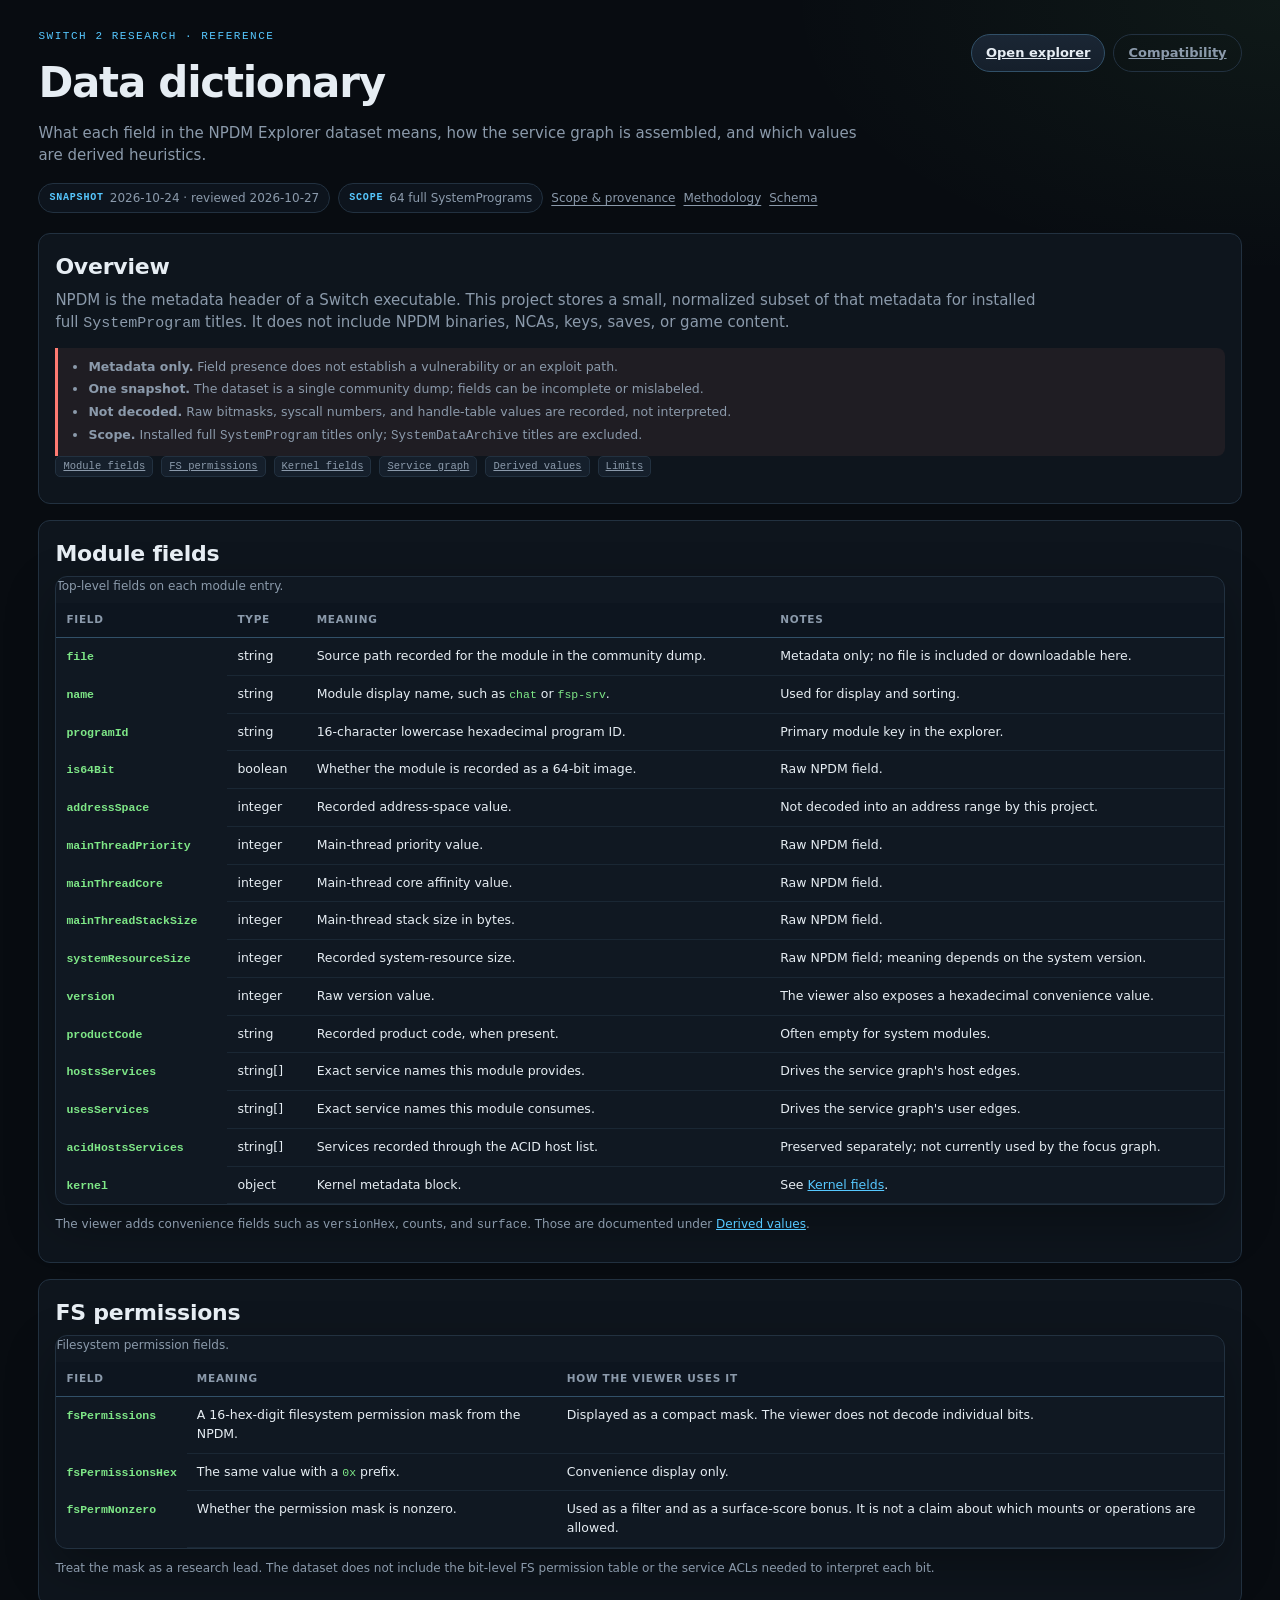
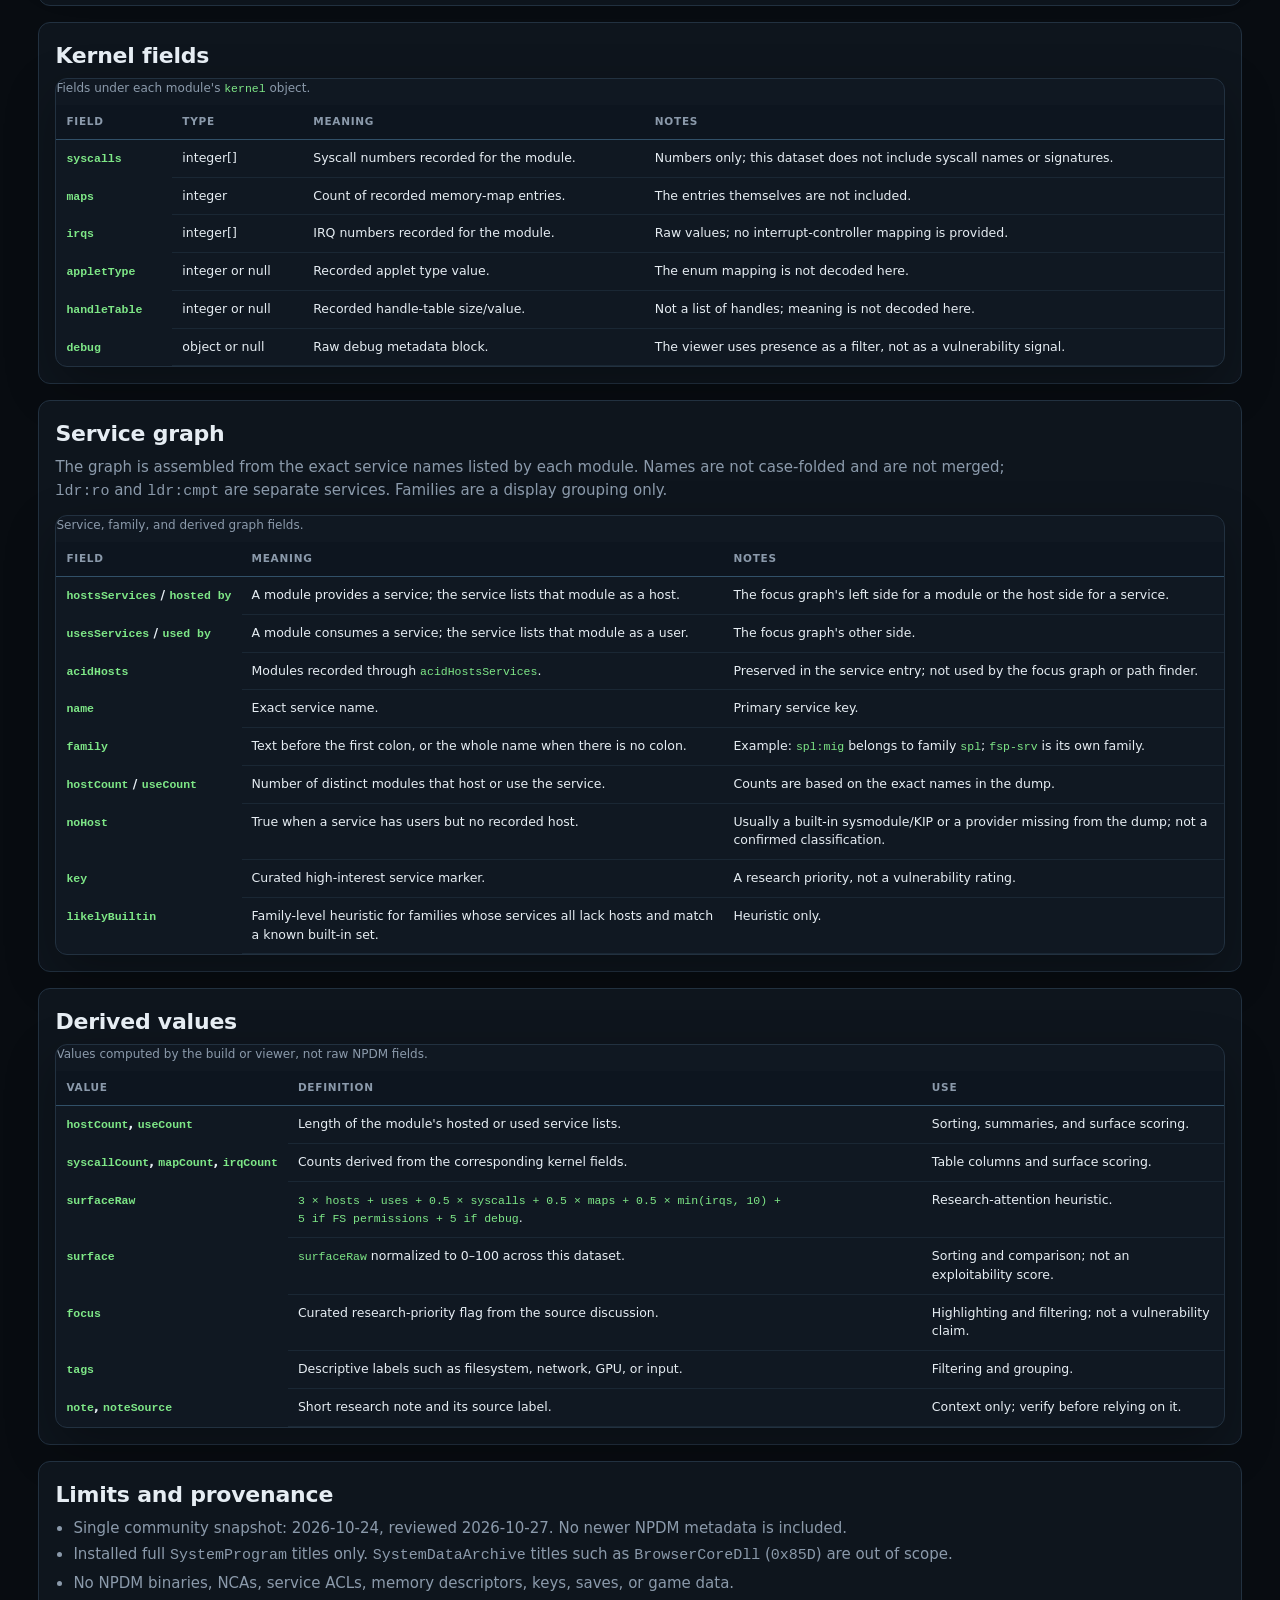
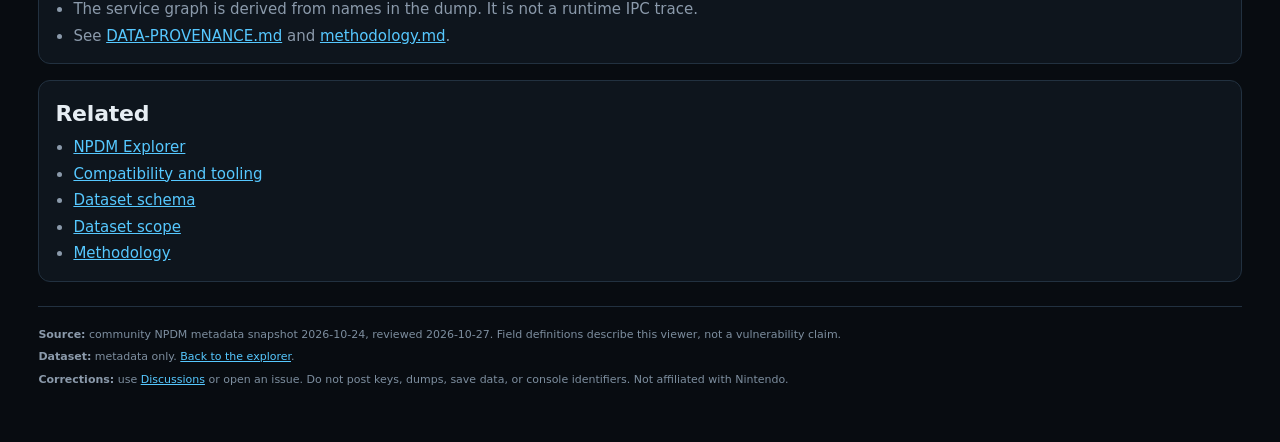
<file: site/dictionary.html>
<!doctype html>
<html lang="en">
<head>
  <meta charset="utf-8">
  <meta name="viewport" content="width=device-width, initial-scale=1">
  <meta name="color-scheme" content="dark">
  <meta name="description" content="Field definitions for the NPDM Explorer dataset, service graph, and derived research values.">
  <meta http-equiv="Content-Security-Policy" content="default-src 'self'; style-src 'self' 'unsafe-inline'; img-src 'self' data:; connect-src 'none'; object-src 'none'; base-uri 'none'; form-action 'none'">
  <title>Data dictionary &mdash; NPDM Explorer</title>
  <link rel="stylesheet" href="style.css">
</head>
<body>
  <div class="app">
    <header class="header">
      <div>
        <p class="eyebrow">Switch 2 research &middot; reference</p>
        <h1>Data dictionary</h1>
        <p class="subtitle">
          What each field in the NPDM Explorer dataset means, how the service
          graph is assembled, and which values are derived heuristics.
        </p>
      </div>
      <div class="header-actions">
        <a class="btn" href="index.html">Open explorer</a>
        <a class="btn btn-ghost" href="compatibility.html">Compatibility</a>
      </div>
    </header>

    <div class="dataset-meta" aria-label="Dataset scope">
      <span class="dataset-badge"><strong>Snapshot</strong> 2026-10-24 &middot; reviewed 2026-10-27</span>
      <span class="dataset-badge"><strong>Scope</strong> 64 full SystemPrograms</span>
      <a class="dataset-link" href="https://github.com/tasenjo80/switch2-npdm-explorer/blob/master/docs/scope.md" target="_blank" rel="noopener">Scope &amp; provenance</a>
      <a class="dataset-link" href="https://github.com/tasenjo80/switch2-npdm-explorer/blob/master/docs/methodology.md" target="_blank" rel="noopener">Methodology</a>
      <a class="dataset-link" href="https://github.com/tasenjo80/switch2-npdm-explorer/blob/master/data/schema.json" target="_blank" rel="noopener">Schema</a>
    </div>

    <main>
      <section class="compat-section" aria-labelledby="overview-heading">
        <h2 id="overview-heading">Overview</h2>
        <p>
          NPDM is the metadata header of a Switch executable. This project stores
          a small, normalized subset of that metadata for installed full
          <code>SystemProgram</code> titles. It does not include NPDM binaries,
          NCAs, keys, saves, or game content.
        </p>
        <div class="compat-warning">
          <ul>
            <li><strong>Metadata only.</strong> Field presence does not establish a vulnerability or an exploit path.</li>
            <li><strong>One snapshot.</strong> The dataset is a single community dump; fields can be incomplete or mislabeled.</li>
            <li><strong>Not decoded.</strong> Raw bitmasks, syscall numbers, and handle-table values are recorded, not interpreted.</li>
            <li><strong>Scope.</strong> Installed full <code>SystemProgram</code> titles only; <code>SystemDataArchive</code> titles are excluded.</li>
          </ul>
        </div>
        <div class="compat-legend" aria-label="Contents">
          <a class="chip" href="#module-fields">Module fields</a>
          <a class="chip" href="#fs-permissions">FS permissions</a>
          <a class="chip" href="#kernel-fields">Kernel fields</a>
          <a class="chip" href="#service-graph">Service graph</a>
          <a class="chip" href="#derived-fields">Derived values</a>
          <a class="chip" href="#limits">Limits</a>
        </div>
      </section>

      <section class="compat-section" aria-labelledby="module-fields">
        <h2 id="module-fields">Module fields</h2>
        <div class="table-wrap" role="region" aria-label="Module fields" tabindex="0">
          <table class="compat-table">
            <caption>Top-level fields on each module entry.</caption>
            <thead>
              <tr>
                <th scope="col">Field</th>
                <th scope="col">Type</th>
                <th scope="col">Meaning</th>
                <th scope="col">Notes</th>
              </tr>
            </thead>
            <tbody>
              <tr>
                <th scope="row"><code>file</code></th>
                <td>string</td>
                <td>Source path recorded for the module in the community dump.</td>
                <td>Metadata only; no file is included or downloadable here.</td>
              </tr>
              <tr>
                <th scope="row"><code>name</code></th>
                <td>string</td>
                <td>Module display name, such as <code>chat</code> or <code>fsp-srv</code>.</td>
                <td>Used for display and sorting.</td>
              </tr>
              <tr>
                <th scope="row"><code>programId</code></th>
                <td>string</td>
                <td>16-character lowercase hexadecimal program ID.</td>
                <td>Primary module key in the explorer.</td>
              </tr>
              <tr>
                <th scope="row"><code>is64Bit</code></th>
                <td>boolean</td>
                <td>Whether the module is recorded as a 64-bit image.</td>
                <td>Raw NPDM field.</td>
              </tr>
              <tr>
                <th scope="row"><code>addressSpace</code></th>
                <td>integer</td>
                <td>Recorded address-space value.</td>
                <td>Not decoded into an address range by this project.</td>
              </tr>
              <tr>
                <th scope="row"><code>mainThreadPriority</code></th>
                <td>integer</td>
                <td>Main-thread priority value.</td>
                <td>Raw NPDM field.</td>
              </tr>
              <tr>
                <th scope="row"><code>mainThreadCore</code></th>
                <td>integer</td>
                <td>Main-thread core affinity value.</td>
                <td>Raw NPDM field.</td>
              </tr>
              <tr>
                <th scope="row"><code>mainThreadStackSize</code></th>
                <td>integer</td>
                <td>Main-thread stack size in bytes.</td>
                <td>Raw NPDM field.</td>
              </tr>
              <tr>
                <th scope="row"><code>systemResourceSize</code></th>
                <td>integer</td>
                <td>Recorded system-resource size.</td>
                <td>Raw NPDM field; meaning depends on the system version.</td>
              </tr>
              <tr>
                <th scope="row"><code>version</code></th>
                <td>integer</td>
                <td>Raw version value.</td>
                <td>The viewer also exposes a hexadecimal convenience value.</td>
              </tr>
              <tr>
                <th scope="row"><code>productCode</code></th>
                <td>string</td>
                <td>Recorded product code, when present.</td>
                <td>Often empty for system modules.</td>
              </tr>
              <tr>
                <th scope="row"><code>hostsServices</code></th>
                <td>string[]</td>
                <td>Exact service names this module provides.</td>
                <td>Drives the service graph's host edges.</td>
              </tr>
              <tr>
                <th scope="row"><code>usesServices</code></th>
                <td>string[]</td>
                <td>Exact service names this module consumes.</td>
                <td>Drives the service graph's user edges.</td>
              </tr>
              <tr>
                <th scope="row"><code>acidHostsServices</code></th>
                <td>string[]</td>
                <td>Services recorded through the ACID host list.</td>
                <td>Preserved separately; not currently used by the focus graph.</td>
              </tr>
              <tr>
                <th scope="row"><code>kernel</code></th>
                <td>object</td>
                <td>Kernel metadata block.</td>
                <td>See <a href="#kernel-fields">Kernel fields</a>.</td>
              </tr>
            </tbody>
          </table>
        </div>
        <p class="compat-note">
          The viewer adds convenience fields such as <code>versionHex</code>,
          counts, and <code>surface</code>. Those are documented under
          <a href="#derived-fields">Derived values</a>.
        </p>
      </section>

      <section class="compat-section" aria-labelledby="fs-permissions">
        <h2 id="fs-permissions">FS permissions</h2>
        <div class="table-wrap" role="region" aria-label="FS permission fields" tabindex="0">
          <table class="compat-table">
            <caption>Filesystem permission fields.</caption>
            <thead>
              <tr>
                <th scope="col">Field</th>
                <th scope="col">Meaning</th>
                <th scope="col">How the viewer uses it</th>
              </tr>
            </thead>
            <tbody>
              <tr>
                <th scope="row"><code>fsPermissions</code></th>
                <td>A 16-hex-digit filesystem permission mask from the NPDM.</td>
                <td>Displayed as a compact mask. The viewer does not decode individual bits.</td>
              </tr>
              <tr>
                <th scope="row"><code>fsPermissionsHex</code></th>
                <td>The same value with a <code>0x</code> prefix.</td>
                <td>Convenience display only.</td>
              </tr>
              <tr>
                <th scope="row"><code>fsPermNonzero</code></th>
                <td>Whether the permission mask is nonzero.</td>
                <td>Used as a filter and as a surface-score bonus. It is not a claim about which mounts or operations are allowed.</td>
              </tr>
            </tbody>
          </table>
        </div>
        <p class="compat-note">
          Treat the mask as a research lead. The dataset does not include the
          bit-level FS permission table or the service ACLs needed to interpret
          each bit.
        </p>
      </section>

      <section class="compat-section" aria-labelledby="kernel-fields">
        <h2 id="kernel-fields">Kernel fields</h2>
        <div class="table-wrap" role="region" aria-label="Kernel fields" tabindex="0">
          <table class="compat-table">
            <caption>Fields under each module's <code>kernel</code> object.</caption>
            <thead>
              <tr>
                <th scope="col">Field</th>
                <th scope="col">Type</th>
                <th scope="col">Meaning</th>
                <th scope="col">Notes</th>
              </tr>
            </thead>
            <tbody>
              <tr>
                <th scope="row"><code>syscalls</code></th>
                <td>integer[]</td>
                <td>Syscall numbers recorded for the module.</td>
                <td>Numbers only; this dataset does not include syscall names or signatures.</td>
              </tr>
              <tr>
                <th scope="row"><code>maps</code></th>
                <td>integer</td>
                <td>Count of recorded memory-map entries.</td>
                <td>The entries themselves are not included.</td>
              </tr>
              <tr>
                <th scope="row"><code>irqs</code></th>
                <td>integer[]</td>
                <td>IRQ numbers recorded for the module.</td>
                <td>Raw values; no interrupt-controller mapping is provided.</td>
              </tr>
              <tr>
                <th scope="row"><code>appletType</code></th>
                <td>integer or null</td>
                <td>Recorded applet type value.</td>
                <td>The enum mapping is not decoded here.</td>
              </tr>
              <tr>
                <th scope="row"><code>handleTable</code></th>
                <td>integer or null</td>
                <td>Recorded handle-table size/value.</td>
                <td>Not a list of handles; meaning is not decoded here.</td>
              </tr>
              <tr>
                <th scope="row"><code>debug</code></th>
                <td>object or null</td>
                <td>Raw debug metadata block.</td>
                <td>The viewer uses presence as a filter, not as a vulnerability signal.</td>
              </tr>
            </tbody>
          </table>
        </div>
      </section>

      <section class="compat-section" aria-labelledby="service-graph">
        <h2 id="service-graph">Service graph</h2>
        <p>
          The graph is assembled from the exact service names listed by each
          module. Names are not case-folded and are not merged; <code>ldr:ro</code>
          and <code>ldr:cmpt</code> are separate services. Families are a display
          grouping only.
        </p>
        <div class="table-wrap" role="region" aria-label="Service graph fields" tabindex="0">
          <table class="compat-table">
            <caption>Service, family, and derived graph fields.</caption>
            <thead>
              <tr>
                <th scope="col">Field</th>
                <th scope="col">Meaning</th>
                <th scope="col">Notes</th>
              </tr>
            </thead>
            <tbody>
              <tr>
                <th scope="row"><code>hostsServices</code> / <code>hosted by</code></th>
                <td>A module provides a service; the service lists that module as a host.</td>
                <td>The focus graph's left side for a module or the host side for a service.</td>
              </tr>
              <tr>
                <th scope="row"><code>usesServices</code> / <code>used by</code></th>
                <td>A module consumes a service; the service lists that module as a user.</td>
                <td>The focus graph's other side.</td>
              </tr>
              <tr>
                <th scope="row"><code>acidHosts</code></th>
                <td>Modules recorded through <code>acidHostsServices</code>.</td>
                <td>Preserved in the service entry; not used by the focus graph or path finder.</td>
              </tr>
              <tr>
                <th scope="row"><code>name</code></th>
                <td>Exact service name.</td>
                <td>Primary service key.</td>
              </tr>
              <tr>
                <th scope="row"><code>family</code></th>
                <td>Text before the first colon, or the whole name when there is no colon.</td>
                <td>Example: <code>spl:mig</code> belongs to family <code>spl</code>; <code>fsp-srv</code> is its own family.</td>
              </tr>
              <tr>
                <th scope="row"><code>hostCount</code> / <code>useCount</code></th>
                <td>Number of distinct modules that host or use the service.</td>
                <td>Counts are based on the exact names in the dump.</td>
              </tr>
              <tr>
                <th scope="row"><code>noHost</code></th>
                <td>True when a service has users but no recorded host.</td>
                <td>Usually a built-in sysmodule/KIP or a provider missing from the dump; not a confirmed classification.</td>
              </tr>
              <tr>
                <th scope="row"><code>key</code></th>
                <td>Curated high-interest service marker.</td>
                <td>A research priority, not a vulnerability rating.</td>
              </tr>
              <tr>
                <th scope="row"><code>likelyBuiltin</code></th>
                <td>Family-level heuristic for families whose services all lack hosts and match a known built-in set.</td>
                <td>Heuristic only.</td>
              </tr>
            </tbody>
          </table>
        </div>
      </section>

      <section class="compat-section" aria-labelledby="derived-fields">
        <h2 id="derived-fields">Derived values</h2>
        <div class="table-wrap" role="region" aria-label="Derived fields" tabindex="0">
          <table class="compat-table">
            <caption>Values computed by the build or viewer, not raw NPDM fields.</caption>
            <thead>
              <tr>
                <th scope="col">Value</th>
                <th scope="col">Definition</th>
                <th scope="col">Use</th>
              </tr>
            </thead>
            <tbody>
              <tr>
                <th scope="row"><code>hostCount</code>, <code>useCount</code></th>
                <td>Length of the module's hosted or used service lists.</td>
                <td>Sorting, summaries, and surface scoring.</td>
              </tr>
              <tr>
                <th scope="row"><code>syscallCount</code>, <code>mapCount</code>, <code>irqCount</code></th>
                <td>Counts derived from the corresponding kernel fields.</td>
                <td>Table columns and surface scoring.</td>
              </tr>
              <tr>
                <th scope="row"><code>surfaceRaw</code></th>
                <td>
                  <code>3&nbsp;&times;&nbsp;hosts + uses + 0.5&nbsp;&times;&nbsp;syscalls +
                  0.5&nbsp;&times;&nbsp;maps + 0.5&nbsp;&times;&nbsp;min(irqs,&nbsp;10) +
                  5&nbsp;if&nbsp;FS&nbsp;permissions + 5&nbsp;if&nbsp;debug</code>.
                </td>
                <td>Research-attention heuristic.</td>
              </tr>
              <tr>
                <th scope="row"><code>surface</code></th>
                <td><code>surfaceRaw</code> normalized to 0&ndash;100 across this dataset.</td>
                <td>Sorting and comparison; not an exploitability score.</td>
              </tr>
              <tr>
                <th scope="row"><code>focus</code></th>
                <td>Curated research-priority flag from the source discussion.</td>
                <td>Highlighting and filtering; not a vulnerability claim.</td>
              </tr>
              <tr>
                <th scope="row"><code>tags</code></th>
                <td>Descriptive labels such as filesystem, network, GPU, or input.</td>
                <td>Filtering and grouping.</td>
              </tr>
              <tr>
                <th scope="row"><code>note</code>, <code>noteSource</code></th>
                <td>Short research note and its source label.</td>
                <td>Context only; verify before relying on it.</td>
              </tr>
            </tbody>
          </table>
        </div>
      </section>

      <section class="compat-section" aria-labelledby="limits">
        <h2 id="limits">Limits and provenance</h2>
        <ul class="compat-links">
          <li>Single community snapshot: 2026-10-24, reviewed 2026-10-27. No newer NPDM metadata is included.</li>
          <li>Installed full <code>SystemProgram</code> titles only. <code>SystemDataArchive</code> titles such as <code>BrowserCoreDll</code> (<code>0x85D</code>) are out of scope.</li>
          <li>No NPDM binaries, NCAs, service ACLs, memory descriptors, keys, saves, or game data.</li>
          <li>The service graph is derived from names in the dump. It is not a runtime IPC trace.</li>
          <li>See <a href="https://github.com/tasenjo80/switch2-npdm-explorer/blob/master/DATA-PROVENANCE.md" target="_blank" rel="noopener">DATA-PROVENANCE.md</a> and <a href="https://github.com/tasenjo80/switch2-npdm-explorer/blob/master/docs/methodology.md" target="_blank" rel="noopener">methodology.md</a>.</li>
        </ul>
      </section>

      <section class="compat-section" aria-labelledby="related-heading">
        <h2 id="related-heading">Related</h2>
        <ul class="compat-links">
          <li><a href="index.html">NPDM Explorer</a></li>
          <li><a href="compatibility.html">Compatibility and tooling</a></li>
          <li><a href="https://github.com/tasenjo80/switch2-npdm-explorer/blob/master/data/schema.json" target="_blank" rel="noopener">Dataset schema</a></li>
          <li><a href="https://github.com/tasenjo80/switch2-npdm-explorer/blob/master/docs/scope.md" target="_blank" rel="noopener">Dataset scope</a></li>
          <li><a href="https://github.com/tasenjo80/switch2-npdm-explorer/blob/master/docs/methodology.md" target="_blank" rel="noopener">Methodology</a></li>
        </ul>
      </section>
    </main>

    <footer class="footer">
      <p><strong>Source:</strong> community NPDM metadata snapshot 2026-10-24, reviewed 2026-10-27. Field definitions describe this viewer, not a vulnerability claim.</p>
      <p><strong>Dataset:</strong> metadata only. <a href="index.html">Back to the explorer</a>.</p>
      <p><strong>Corrections:</strong> use <a href="https://github.com/tasenjo80/switch2-npdm-explorer/discussions" target="_blank" rel="noopener">Discussions</a> or open an issue. Do not post keys, dumps, save data, or console identifiers. Not affiliated with Nintendo.</p>
    </footer>
  </div>
</body>
</html>
</file>
<file: site/style.css>
:root {
  --bg: #080c11;
  --bg-soft: #0d131b;
  --panel: #101822;
  --panel-2: #151f2b;
  --panel-3: #1a2634;
  --border: #223140;
  --border-strong: #315068;
  --text: #e6edf3;
  --muted: #8b9aab;
  --faint: #7d8e9f;
  --accent: #56c8ff;
  --accent-2: #7ee787;
  --accent-3: #f2cc60;
  --danger: #ff7b72;
  --purple: #bc8cff;
  --radius: 12px;
  --radius-sm: 8px;
  --shadow: 0 18px 50px rgba(0, 0, 0, 0.32);
  --mono: "SFMono-Regular", "Cascadia Code", "JetBrains Mono", Consolas, "Liberation Mono", monospace;
  --sans: system-ui, -apple-system, "Segoe UI", Roboto, "Helvetica Neue", Arial, sans-serif;
}

* {
  box-sizing: border-box;
}

[hidden] {
  display: none !important;
}

html {
  color-scheme: dark;
  scroll-behavior: smooth;
}

body {
  margin: 0;
  min-height: 100vh;
  background:
    radial-gradient(1100px 600px at 10% -10%, rgba(86, 200, 255, 0.08), transparent 60%),
    radial-gradient(900px 500px at 100% 0%, rgba(126, 231, 135, 0.06), transparent 55%),
    var(--bg);
  color: var(--text);
  font-family: var(--sans);
  font-size: 15px;
  line-height: 1.5;
}

button,
input,
select {
  font: inherit;
  color: inherit;
}

button {
  cursor: pointer;
}

a {
  color: var(--accent);
}

.sr-only {
  position: absolute;
  width: 1px;
  height: 1px;
  padding: 0;
  margin: -1px;
  overflow: hidden;
  clip: rect(0, 0, 0, 0);
  white-space: nowrap;
  border: 0;
}

.app {
  width: min(1480px, 100%);
  margin: 0 auto;
  padding: 28px clamp(16px, 3vw, 40px) 48px;
}

.header {
  display: flex;
  align-items: flex-start;
  justify-content: space-between;
  gap: 24px;
  margin-bottom: 24px;
}

.eyebrow {
  margin: 0 0 6px;
  color: var(--accent);
  font-family: var(--mono);
  font-size: 11px;
  letter-spacing: 0.14em;
  text-transform: uppercase;
}

h1 {
  margin: 0;
  font-size: clamp(28px, 4vw, 42px);
  font-weight: 700;
  letter-spacing: -0.03em;
}

.subtitle {
  max-width: 820px;
  margin: 8px 0 0;
  color: var(--muted);
}

.header-actions {
  display: flex;
  flex-wrap: wrap;
  gap: 8px;
  padding-top: 6px;
}

.dataset-meta {
  display: flex;
  flex-wrap: wrap;
  align-items: center;
  gap: 8px;
  margin: -8px 0 20px;
}

.dataset-badge {
  display: inline-flex;
  align-items: center;
  gap: 6px;
  border: 1px solid var(--border);
  border-radius: 999px;
  background: rgba(16, 24, 34, 0.72);
  padding: 5px 10px;
  color: var(--muted);
  font-size: 12px;
}

.dataset-badge strong {
  color: var(--accent);
  font-family: var(--mono);
  font-size: 10px;
  letter-spacing: 0.08em;
  text-transform: uppercase;
}

.dataset-link {
  color: var(--muted);
  font-size: 12px;
  text-underline-offset: 3px;
}

.dataset-link:hover {
  color: var(--accent);
}

.btn {
  border: 1px solid var(--border-strong);
  border-radius: 999px;
  background: linear-gradient(180deg, var(--panel-3), var(--panel-2));
  padding: 8px 14px;
  color: var(--text);
  font-size: 13px;
  font-weight: 600;
  transition: border-color 120ms ease, background 120ms ease, transform 120ms ease;
}

.btn:hover {
  border-color: var(--accent);
  background: var(--panel-3);
}

.btn:active {
  transform: translateY(1px);
}

.btn-ghost {
  background: transparent;
  border-color: var(--border);
  color: var(--muted);
}

.btn-ghost:hover {
  color: var(--text);
}

.icon-btn {
  display: inline-flex;
  align-items: center;
  justify-content: center;
  width: 30px;
  height: 30px;
  border: 1px solid transparent;
  border-radius: 999px;
  background: transparent;
  color: var(--muted);
  font-size: 20px;
  line-height: 1;
}

.icon-btn:hover {
  border-color: var(--border);
  background: var(--panel-3);
  color: var(--text);
}

.view-tabs {
  display: inline-flex;
  gap: 4px;
  margin: 0 0 16px;
  border: 1px solid var(--border);
  border-radius: 999px;
  background: var(--panel);
  padding: 4px;
}

.view-tab {
  border: 1px solid transparent;
  border-radius: 999px;
  background: transparent;
  padding: 7px 18px;
  color: var(--muted);
  font-size: 13px;
  font-weight: 700;
}

.view-tab:hover {
  color: var(--text);
}

.view-tab.active {
  border-color: var(--border-strong);
  background: var(--panel-3);
  color: var(--accent);
}

.view-tab:focus-visible,
.btn:focus-visible,
.icon-btn:focus-visible,
.chip:focus-visible,
summary:focus-visible,
.table-wrap:focus-visible {
  outline: 2px solid var(--accent);
  outline-offset: 2px;
}

.summary {
  display: grid;
  grid-template-columns: repeat(6, minmax(0, 1fr));
  gap: 10px;
  margin-bottom: 16px;
}

.summary.compact {
  grid-template-columns: repeat(4, minmax(0, 1fr));
}

.card {
  min-width: 0;
  border: 1px solid var(--border);
  border-radius: var(--radius);
  background:
    linear-gradient(180deg, rgba(255, 255, 255, 0.025), transparent 55%),
    var(--panel);
  padding: 14px 16px;
}

.card-value {
  font-family: var(--mono);
  font-size: clamp(20px, 2.3vw, 30px);
  font-weight: 700;
  letter-spacing: -0.04em;
  color: var(--accent);
}

.card:nth-child(2) .card-value { color: var(--accent-3); }
.card:nth-child(3) .card-value { color: var(--purple); }
.card:nth-child(4) .card-value { color: var(--accent-2); }
.card:nth-child(5) .card-value { color: var(--text); }
.card:nth-child(6) .card-value { color: var(--danger); }

.card-label {
  margin-top: 2px;
  font-size: 12px;
  font-weight: 700;
  letter-spacing: 0.04em;
  text-transform: uppercase;
}

.card-hint {
  margin-top: 3px;
  color: var(--faint);
  font-size: 11px;
  line-height: 1.35;
}

.controls {
  border: 1px solid var(--border);
  border-radius: var(--radius);
  background: rgba(16, 24, 34, 0.76);
  padding: 12px;
  margin-bottom: 16px;
  backdrop-filter: blur(8px);
}

.search-wrap {
  position: relative;
}

#search,
#service-search,
#gap-search {
  width: 100%;
  border: 1px solid var(--border-strong);
  border-radius: 10px;
  background: var(--bg-soft);
  padding: 11px 42px 11px 14px;
  font-family: var(--mono);
  font-size: 13px;
  outline: none;
  transition: border-color 120ms ease, box-shadow 120ms ease;
}

#search::placeholder,
#service-search::placeholder,
#gap-search::placeholder {
  color: var(--faint);
}

#search::-webkit-search-cancel-button,
#search::-webkit-search-decoration,
#service-search::-webkit-search-cancel-button,
#service-search::-webkit-search-decoration,
#gap-search::-webkit-search-cancel-button,
#gap-search::-webkit-search-decoration {
  -webkit-appearance: none;
  appearance: none;
}

#search:focus,
#service-search:focus,
#gap-search:focus {
  border-color: var(--accent);
  box-shadow: 0 0 0 3px rgba(86, 200, 255, 0.12);
}

.search-wrap .icon-btn {
  position: absolute;
  top: 50%;
  right: 6px;
  transform: translateY(-50%);
}

.filter-row {
  display: flex;
  flex-wrap: wrap;
  align-items: center;
  gap: 8px 16px;
  margin-top: 10px;
}

.check {
  display: inline-flex;
  align-items: center;
  gap: 6px;
  color: var(--muted);
  font-size: 12px;
  white-space: nowrap;
  cursor: pointer;
}

.check input {
  accent-color: var(--accent);
}

.select-label,
.range-label {
  display: inline-flex;
  align-items: center;
  gap: 8px;
  color: var(--muted);
  font-size: 12px;
  white-space: nowrap;
}

select {
  border: 1px solid var(--border);
  border-radius: 8px;
  background: var(--bg-soft);
  padding: 6px 10px;
  color: var(--text);
  font-size: 12px;
  outline: none;
}

select:focus {
  border-color: var(--accent);
}

input[type="range"] {
  width: 120px;
  accent-color: var(--accent);
}

#min-surface-value {
  min-width: 2ch;
  color: var(--accent);
  font-family: var(--mono);
  font-size: 12px;
  text-align: right;
}

.result-meta {
  display: flex;
  flex-wrap: wrap;
  justify-content: space-between;
  gap: 8px;
  margin-top: 10px;
  color: var(--faint);
  font-family: var(--mono);
  font-size: 11px;
}

.service-meta-text {
  display: inline-flex;
  flex-wrap: wrap;
  align-items: center;
  gap: 8px 14px;
}

.export-actions {
  display: inline-flex;
  flex-wrap: wrap;
  gap: 6px;
}

.export-actions .btn {
  padding: 5px 10px;
  font-size: 11px;
}

.layout {
  display: grid;
  grid-template-columns: minmax(0, 1fr) 400px;
  gap: 16px;
  align-items: start;
}

.table-wrap {
  min-width: 0;
  max-height: min(72vh, 900px);
  overflow: auto;
  border: 1px solid var(--border);
  border-radius: var(--radius);
  background: var(--panel);
  box-shadow: var(--shadow);
}

table {
  width: 100%;
  min-width: 940px;
  border-collapse: separate;
  border-spacing: 0;
  font-size: 12.5px;
}

thead th {
  position: sticky;
  top: 0;
  z-index: 2;
  border-bottom: 1px solid var(--border-strong);
  background: #0d151f;
  padding: 0;
  text-align: left;
  white-space: nowrap;
}

thead th button {
  width: 100%;
  border: 0;
  background: transparent;
  padding: 9px 8px;
  color: var(--muted);
  font-family: var(--sans);
  font-size: 10.5px;
  font-weight: 700;
  letter-spacing: 0.07em;
  text-align: left;
  text-transform: uppercase;
}

thead th button:hover {
  color: var(--text);
}

thead th[aria-sort="ascending"] button::after {
  content: " \2191";
  color: var(--accent);
}

thead th[aria-sort="descending"] button::after {
  content: " \2193";
  color: var(--accent);
}

tbody td {
  border-bottom: 1px solid rgba(34, 49, 64, 0.6);
  padding: 8px 8px;
  vertical-align: middle;
}

tbody tr {
  transition: background 90ms ease;
  outline: none;
}

tbody tr:hover {
  background: rgba(86, 200, 255, 0.055);
}

tbody tr.selected {
  background: rgba(86, 200, 255, 0.11);
  box-shadow: inset 3px 0 0 var(--accent);
}

tbody tr:focus-visible {
  background: rgba(86, 200, 255, 0.11);
  box-shadow: inset 3px 0 0 var(--accent);
}

.name-cell {
  min-width: 170px;
}

.name-line {
  display: flex;
  align-items: center;
  gap: 7px;
}

.module-name {
  font-weight: 700;
  font-size: 13px;
}

.program-id {
  color: var(--muted);
  font-size: 11.5px;
  white-space: nowrap;
}

.mono,
code {
  font-family: var(--mono);
}

.num {
  font-family: var(--mono);
  font-size: 12px;
  text-align: right;
  color: var(--text);
}

.fs-cell {
  font-size: 11.5px;
  white-space: nowrap;
}

.status-cell {
  white-space: nowrap;
}

.status {
  display: inline-flex;
  align-items: center;
  gap: 6px;
  color: var(--muted);
  font-size: 11.5px;
}

.dot {
  width: 7px;
  height: 7px;
  border-radius: 50%;
  background: var(--faint);
  box-shadow: 0 0 0 2px rgba(255, 255, 255, 0.04);
}

.dot-watching { background: var(--accent-3); }
.dot-reviewed { background: var(--accent-2); }
.dot-blocked { background: var(--danger); }

.badge {
  display: inline-flex;
  align-items: center;
  border: 1px solid rgba(242, 204, 96, 0.45);
  border-radius: 999px;
  background: rgba(242, 204, 96, 0.12);
  padding: 1px 6px;
  color: var(--accent-3);
  font-family: var(--mono);
  font-size: 9px;
  font-weight: 700;
  letter-spacing: 0.06em;
}

.badge-builtin {
  border-color: rgba(126, 231, 135, 0.45);
  background: rgba(126, 231, 135, 0.1);
  color: var(--accent-2);
}

.family-name {
  font-family: var(--mono);
  font-size: 12.5px;
  font-weight: 700;
}

.family-services {
  display: flex;
  flex-wrap: wrap;
  gap: 3px;
  margin-top: 4px;
}

.family-services .chip {
  font-size: 9.5px;
  padding: 1px 5px;
}

#family-table {
  min-width: 720px;
}

.tags {
  display: flex;
  flex-wrap: wrap;
  gap: 3px;
  margin-top: 4px;
}

.tag {
  border: 1px solid var(--border);
  border-radius: 5px;
  background: rgba(255, 255, 255, 0.025);
  padding: 0 5px;
  color: var(--faint);
  font-family: var(--mono);
  font-size: 9.5px;
  line-height: 16px;
}

.surface {
  display: flex;
  align-items: center;
  gap: 7px;
  min-width: 92px;
}

.surface-bar {
  display: block;
  flex: 1;
  height: 6px;
  overflow: hidden;
  border-radius: 999px;
  background: rgba(255, 255, 255, 0.07);
}

.surface-bar > span {
  display: block;
  height: 100%;
  border-radius: 999px;
  background: linear-gradient(90deg, #2d9fd0, var(--accent));
}

.surface-num {
  min-width: 4ch;
  color: var(--accent);
  font-family: var(--mono);
  font-size: 11.5px;
  text-align: right;
}

.empty {
  padding: 40px 20px;
  color: var(--muted);
  text-align: center;
}

.detail {
  position: sticky;
  top: 16px;
  max-height: min(72vh, 900px);
  overflow: auto;
  border: 1px solid var(--border);
  border-radius: var(--radius);
  background:
    linear-gradient(180deg, rgba(255, 255, 255, 0.025), transparent 180px),
    var(--panel);
  box-shadow: var(--shadow);
}

.detail-placeholder {
  padding: 48px 26px;
}

.placeholder-mark {
  display: inline-block;
  margin-bottom: 14px;
  border: 1px solid var(--border-strong);
  border-radius: 8px;
  padding: 4px 8px;
  color: var(--faint);
  font-family: var(--mono);
  font-size: 10px;
  letter-spacing: 0.16em;
}

.detail-placeholder h2 {
  margin: 0 0 8px;
  font-size: 22px;
}

.detail-placeholder p {
  margin: 8px 0;
  color: var(--muted);
}

.detail-head {
  display: flex;
  align-items: flex-start;
  justify-content: space-between;
  gap: 12px;
  padding: 18px 18px 10px;
}

.detail-eyebrow {
  color: var(--accent);
  font-family: var(--mono);
  font-size: 10px;
  letter-spacing: 0.08em;
}

.detail-head h2 {
  margin: 2px 0 0;
  font-size: 24px;
  letter-spacing: -0.02em;
  overflow-wrap: anywhere;
}

.detail-head .tags {
  margin-top: 8px;
}

.status-row {
  display: flex;
  align-items: center;
  justify-content: space-between;
  gap: 12px;
  margin: 0 18px 14px;
  border: 1px solid var(--border);
  border-radius: 9px;
  background: var(--bg-soft);
  padding: 8px 10px;
}

.status-row label {
  color: var(--muted);
  font-size: 12px;
}

.surface-card {
  margin: 0 18px 16px;
  border: 1px solid var(--border);
  border-radius: 10px;
  background: var(--bg-soft);
  padding: 12px;
}

.surface-top {
  display: flex;
  align-items: baseline;
  justify-content: space-between;
  margin-bottom: 8px;
  color: var(--muted);
  font-size: 12px;
  text-transform: uppercase;
  letter-spacing: 0.06em;
}

.surface-top strong {
  color: var(--accent);
  font-family: var(--mono);
  font-size: 22px;
}

.surface-bar.big {
  height: 8px;
}

.small {
  font-size: 11px;
}

.muted {
  color: var(--muted);
}

.faint {
  color: var(--faint);
}

.breakdown {
  margin-top: 10px;
  border-top: 1px solid var(--border);
  padding-top: 8px;
}

.breakdown summary {
  color: var(--muted);
  font-size: 11.5px;
  cursor: pointer;
}

.breakdown-list {
  display: grid;
  gap: 3px;
  margin-top: 8px;
}

.breakdown-row {
  display: flex;
  justify-content: space-between;
  gap: 12px;
  color: var(--muted);
  font-size: 11px;
}

.breakdown-row .mono {
  color: var(--text);
  white-space: nowrap;
}

.kv {
  display: grid;
  grid-template-columns: 1fr 1fr;
  gap: 1px;
  margin: 0 18px 16px;
  overflow: hidden;
  border: 1px solid var(--border);
  border-radius: 10px;
  background: var(--border);
}

.kv-item {
  min-width: 0;
  background: var(--panel-2);
  padding: 8px 10px;
}

.kv-item dt {
  color: var(--faint);
  font-size: 10px;
  letter-spacing: 0.05em;
  text-transform: uppercase;
}

.kv-item dd {
  margin: 2px 0 0;
  overflow-wrap: anywhere;
  font-size: 12px;
}

.detail h3 {
  margin: 18px 18px 8px;
  color: var(--text);
  font-size: 12px;
  letter-spacing: 0.05em;
  text-transform: uppercase;
}

.detail h3 .count {
  margin-left: 5px;
  color: var(--faint);
  font-family: var(--mono);
  font-weight: 400;
}

.chips {
  display: flex;
  flex-wrap: wrap;
  gap: 4px;
  margin: 0 18px;
}

.chip {
  border: 1px solid var(--border);
  border-radius: 5px;
  background: var(--panel-2);
  padding: 2px 7px;
  color: var(--muted);
  font-family: var(--mono);
  font-size: 10.5px;
}

button.chip {
  cursor: pointer;
  transition: border-color 100ms ease, color 100ms ease, background 100ms ease;
}

button.chip:hover {
  border-color: var(--accent);
  background: rgba(86, 200, 255, 0.08);
  color: var(--text);
}

.chip.focus-chip {
  border-color: rgba(242, 204, 96, 0.45);
  color: var(--accent-3);
}

.warning {
  margin: 0 18px 16px;
  border-left: 3px solid var(--danger);
  border-radius: 0 8px 8px 0;
  background: rgba(255, 123, 114, 0.07);
  padding: 10px 12px;
  color: var(--muted);
  font-size: 12px;
}

.warning strong {
  color: var(--danger);
}

.service-note {
  margin: 0 18px 16px;
  border-left: 3px solid var(--accent);
  border-radius: 0 8px 8px 0;
  background: rgba(86, 200, 255, 0.06);
  padding: 10px 12px;
  color: var(--muted);
  font-size: 12px;
}

.service-note strong {
  color: var(--accent);
}

#service-table {
  min-width: 720px;
}

.service-name {
  display: flex;
  align-items: center;
  gap: 7px;
  font-family: var(--mono);
  font-size: 12.5px;
  font-weight: 700;
}

.service-family {
  color: var(--faint);
  font-family: var(--mono);
  font-size: 11.5px;
}

.service-count {
  font-family: var(--mono);
  font-size: 12px;
  text-align: right;
}

.no-host {
  color: var(--danger);
  font-family: var(--mono);
  font-size: 10.5px;
}

.code-block {
  margin: 0 18px;
  max-height: 180px;
  overflow: auto;
  border: 1px solid var(--border);
  border-radius: 8px;
  background: #060a0e;
  padding: 10px 12px;
  color: var(--accent-2);
  font-family: var(--mono);
  font-size: 11px;
  line-height: 1.55;
  overflow-wrap: anywhere;
  white-space: pre-wrap;
}

.code-block.syscalls {
  max-height: 220px;
}

.note {
  margin: 16px 18px;
  border-left: 3px solid var(--accent-3);
  border-radius: 0 8px 8px 0;
  background: rgba(242, 204, 96, 0.06);
  padding: 10px 12px;
}

.note-label {
  color: var(--accent-3);
  font-family: var(--mono);
  font-size: 10px;
  letter-spacing: 0.06em;
  text-transform: uppercase;
}

.note p {
  margin: 6px 0 0;
  color: var(--muted);
  font-size: 12px;
}

.detail-actions {
  display: flex;
  flex-wrap: wrap;
  gap: 6px;
  margin: 18px;
}

.insights-intro {
  margin: 0 0 16px;
}

.insights-intro h2 {
  margin: 0;
  font-size: 24px;
  letter-spacing: -0.02em;
}

.insights-intro p {
  max-width: 900px;
  margin: 6px 0 0;
  color: var(--muted);
}

.insights-grid {
  display: grid;
  grid-template-columns: repeat(2, minmax(0, 1fr));
  gap: 16px;
}

.builtin-gaps {
  margin-top: 16px;
  border: 1px solid var(--border);
  border-radius: var(--radius);
  background: var(--panel);
  padding: 16px;
  box-shadow: var(--shadow);
}

.builtin-gaps-head {
  display: flex;
  align-items: flex-start;
  justify-content: space-between;
  gap: 16px;
  margin-bottom: 14px;
}

.builtin-gaps-head h2 {
  margin: 0;
  font-size: 18px;
  letter-spacing: -0.01em;
}

.builtin-gaps-head .insight-sub {
  max-width: 760px;
  margin: 4px 0 0;
  color: var(--muted);
  font-size: 12px;
}

.gap-controls {
  display: flex;
  flex-wrap: wrap;
  align-items: center;
  gap: 10px 18px;
  border: 0;
  background: transparent;
  padding: 0;
  margin: 0 0 12px;
  backdrop-filter: none;
}

.gap-controls .search-wrap {
  flex: 1 1 280px;
  min-width: 220px;
}

.gap-controls .result-meta {
  margin: 0;
  justify-content: flex-end;
  flex: 1 1 auto;
}

.gap-table {
  min-width: 760px;
}

.gap-table th:nth-child(1),
.gap-table td:nth-child(1) {
  width: 18%;
}

.gap-table th:nth-child(2),
.gap-table td:nth-child(2) {
  width: 14%;
}

.gap-table th:nth-child(3),
.gap-table td:nth-child(3) {
  width: 8%;
}

.gap-table th:nth-child(4),
.gap-table td:nth-child(4) {
  width: 7%;
}

.gap-table th:nth-child(5),
.gap-table td:nth-child(5) {
  width: 11%;
}

.gap-table th:nth-child(6),
.gap-table td:nth-child(6) {
  width: 42%;
}

.gap-note {
  display: block;
  overflow: hidden;
  text-overflow: ellipsis;
  white-space: nowrap;
  color: var(--muted);
}

@media (max-width: 720px) {
  .builtin-gaps-head {
    flex-direction: column;
  }
}

.insight-card {
  min-width: 0;
  border: 1px solid var(--border);
  border-radius: var(--radius);
  background:
    linear-gradient(180deg, rgba(255, 255, 255, 0.02), transparent 160px),
    var(--panel);
  padding: 16px;
  box-shadow: var(--shadow);
}

.insight-card h2 {
  margin: 0;
  font-size: 16px;
  letter-spacing: -0.01em;
}

.insight-card .insight-sub {
  margin: 4px 0 12px;
  color: var(--muted);
  font-size: 12px;
}

.insight-card .insight-sub strong {
  color: var(--text);
}

.insight-card h3 {
  margin: 14px 0 6px;
  color: var(--faint);
  font-family: var(--mono);
  font-size: 10px;
  letter-spacing: 0.08em;
  text-transform: uppercase;
}

.insight-table {
  width: 100%;
  min-width: 0;
  table-layout: fixed;
  border-collapse: collapse;
  font-size: 11.5px;
}

.insight-table th,
.insight-table td {
  overflow: hidden;
  text-overflow: ellipsis;
}

.insight-table td .chip {
  max-width: 100%;
  overflow: hidden;
  display: inline-block;
  text-overflow: ellipsis;
  vertical-align: middle;
  white-space: nowrap;
}

.insight-table th {
  padding: 6px 4px;
  color: var(--faint);
  font-family: var(--mono);
  font-size: 9.5px;
  font-weight: 700;
  letter-spacing: 0.05em;
  text-align: left;
  text-transform: uppercase;
}

.insight-table td {
  border-top: 1px solid rgba(34, 49, 64, 0.7);
  padding: 6px 4px;
  vertical-align: middle;
}

.insight-table .num {
  text-align: right;
  white-space: nowrap;
}

.insight-table .chip {
  font-size: 10px;
  padding: 1px 5px;
}

.insight-card .chips {
  margin: 0;
}

.insight-card .chips .chip {
  font-size: 10px;
  padding: 2px 6px;
}

.insight-card .badge {
  font-size: 8px;
  padding: 0 5px;
}

@media (max-width: 1180px) {
  .insights-grid {
    grid-template-columns: minmax(0, 1fr);
  }
}

.compare-controls {
  display: flex;
  flex-wrap: wrap;
  align-items: center;
  gap: 12px 18px;
  margin-bottom: 16px;
  border: 1px solid var(--border);
  border-radius: var(--radius);
  background: var(--panel);
  padding: 12px;
}

.compare-controls .select-label {
  gap: 8px;
}

.compare-controls select {
  min-width: 220px;
  font-family: var(--mono);
}

.compare-output {
  display: grid;
  gap: 16px;
}

.compare-modules {
  display: grid;
  grid-template-columns: repeat(2, minmax(0, 1fr));
  gap: 16px;
}

.compare-card {
  border: 1px solid var(--border);
  border-radius: var(--radius);
  background: var(--panel);
  padding: 16px;
}

.compare-card h2 {
  margin: 0;
  font-size: 18px;
}

.compare-card .detail-eyebrow {
  margin-bottom: 4px;
}

.compare-table {
  width: 100%;
  min-width: 0;
  table-layout: fixed;
  border-collapse: collapse;
  font-size: 12px;
}

.compare-table th,
.compare-table td {
  border-top: 1px solid rgba(34, 49, 64, 0.7);
  padding: 7px 8px;
  overflow: hidden;
  text-overflow: ellipsis;
}

.compare-table thead th {
  border-top: 0;
  color: var(--faint);
  font-family: var(--mono);
  font-size: 9.5px;
  letter-spacing: 0.06em;
  text-transform: uppercase;
}

.compare-table td:first-child {
  color: var(--muted);
}

.compare-table .num {
  font-family: var(--mono);
  text-align: right;
}

.compare-table .mono {
  font-family: var(--mono);
}

.diff-pos {
  color: var(--accent-2);
}

.diff-neg {
  color: var(--danger);
}

.diff-same {
  color: var(--faint);
}

.compare-columns {
  display: grid;
  grid-template-columns: repeat(3, minmax(0, 1fr));
  gap: 12px;
}

.compare-col {
  min-width: 0;
  border: 1px solid var(--border);
  border-radius: 10px;
  background: var(--panel);
  padding: 12px;
}

.compare-col h3 {
  margin: 0 0 8px;
  color: var(--muted);
  font-family: var(--mono);
  font-size: 10px;
  letter-spacing: 0.06em;
  text-transform: uppercase;
}

.compare-col .chips {
  margin: 0;
}

.compare-col .chip {
  font-size: 10px;
  padding: 1px 5px;
}

.compare-syscalls {
  display: grid;
  grid-template-columns: repeat(3, minmax(0, 1fr));
  gap: 12px;
}

.compare-syscalls .code-block {
  margin: 0;
  max-height: 140px;
  font-size: 10.5px;
}

@media (max-width: 1000px) {
  .compare-modules,
  .compare-columns,
  .compare-syscalls {
    grid-template-columns: minmax(0, 1fr);
  }
}

.graph-wrap {
  overflow: auto;
  border: 1px solid var(--border);
  border-radius: var(--radius);
  background: var(--panel);
  padding: 12px;
  box-shadow: var(--shadow);
}

#graph-canvas svg {
  display: block;
  min-width: 820px;
}

.graph-edge {
  stroke: #2a3a4a;
  stroke-width: 1.2;
}

.graph-node {
  cursor: pointer;
  outline: none;
}

.graph-node rect {
  fill: var(--panel-2);
  stroke: var(--border-strong);
  stroke-width: 1.2;
  transition: fill 100ms ease, stroke 100ms ease;
}

.graph-node text {
  fill: var(--text);
  font-family: var(--mono);
  font-size: 11.5px;
  pointer-events: none;
}

.graph-node .graph-sub {
  fill: var(--faint);
  font-size: 9px;
}

.graph-node.module rect {
  stroke: var(--purple);
}

.graph-node.service rect {
  stroke: #2d9fd0;
}

.graph-node.focus rect {
  stroke: var(--accent-3);
}

.graph-node.center rect {
  stroke: var(--accent);
  stroke-width: 2;
  fill: var(--panel-3);
}

.graph-node:hover rect,
.graph-node:focus rect {
  fill: #1a2634;
  stroke: var(--accent);
}

.graph-label {
  fill: var(--muted);
  font-family: var(--mono);
  font-size: 10px;
  letter-spacing: 0.08em;
  text-transform: uppercase;
}

.graph-more {
  fill: var(--faint);
  font-family: var(--mono);
  font-size: 9.5px;
}

.graph-legend {
  display: flex;
  flex-wrap: wrap;
  gap: 8px 16px;
  margin: 10px 2px 0;
  color: var(--faint);
  font-size: 11px;
}

.graph-legend span {
  display: inline-flex;
  align-items: center;
  gap: 6px;
}

.path-finder {
  margin-bottom: 16px;
  border: 1px solid var(--border);
  border-radius: var(--radius);
  background: var(--panel);
  padding: 14px;
  box-shadow: var(--shadow);
}

.path-finder-head {
  margin-bottom: 12px;
}

.path-finder-head h3 {
  margin: 0 0 4px;
  font-size: 18px;
}

.path-finder-head .insight-sub {
  margin: 0;
}

.path-controls {
  display: flex;
  flex-wrap: wrap;
  align-items: center;
  gap: 10px 12px;
}

.path-controls .select-label {
  gap: 8px;
}

.path-controls select {
  min-width: 240px;
  max-width: 100%;
  font-family: var(--mono);
}

.path-result {
  margin-top: 14px;
}

.path-result:focus {
  outline: 2px solid var(--accent);
  outline-offset: 4px;
}

.path-summary-row {
  display: flex;
  flex-wrap: wrap;
  align-items: center;
  justify-content: space-between;
  gap: 10px 12px;
  margin-bottom: 10px;
}

.path-status {
  margin: 0;
  color: var(--muted);
  font-size: 12px;
}

.path-empty {
  margin: 0;
  color: var(--muted);
}

.path-list {
  display: flex;
  flex-direction: column;
  gap: 6px;
  margin: 0;
  padding: 0;
  list-style: none;
}

.path-step {
  display: flex;
  flex-wrap: wrap;
  align-items: center;
  gap: 8px;
  margin: 0;
}

.path-edge {
  color: var(--faint);
  font-family: var(--mono);
  font-size: 10px;
  letter-spacing: 0.06em;
  text-transform: uppercase;
}

.path-node {
  border: 1px solid var(--border-strong);
  border-radius: 8px;
  background: var(--panel-2);
  color: var(--text);
  padding: 7px 10px;
  font-family: var(--mono);
  font-size: 12px;
  text-align: left;
  cursor: pointer;
}

.path-node:hover,
.path-node:focus {
  outline: none;
  border-color: var(--accent);
  background: #1a2634;
}

.path-node.module {
  border-color: var(--purple);
}

.path-node.service {
  border-color: #2d9fd0;
}

.path-node .path-sub {
  display: block;
  margin-top: 2px;
  color: var(--faint);
  font-size: 9px;
}

@media (max-width: 700px) {
  .path-controls {
    align-items: stretch;
  }

  .path-controls .select-label {
    flex: 1 1 100%;
  }

  .path-controls select {
    width: 100%;
  }

  .path-controls .btn {
    flex: 1 1 auto;
  }
}

.legend-box {
  width: 10px;
  height: 10px;
  border: 1px solid var(--border-strong);
  border-radius: 3px;
  background: var(--panel-2);
}

.legend-box.module { border-color: var(--purple); }
.legend-box.service { border-color: #2d9fd0; }
.legend-box.focus { border-color: var(--accent-3); }

.footer {
  margin-top: 24px;
  border-top: 1px solid var(--border);
  padding-top: 14px;
  color: var(--faint);
  font-size: 11px;
}

.footer p {
  margin: 6px 0;
  max-width: 1100px;
}

.footer strong {
  color: var(--muted);
}

.compat-section {
  margin: 0 0 16px;
  border: 1px solid var(--border);
  border-radius: var(--radius);
  background: rgba(16, 24, 34, 0.76);
  padding: 16px;
}

.compat-section h2 {
  margin: 0 0 6px;
  font-size: clamp(18px, 2vw, 22px);
  letter-spacing: -0.01em;
}

.compat-section > p {
  max-width: 1000px;
  margin: 0 0 12px;
  color: var(--muted);
}

.compat-section .table-wrap {
  max-height: none;
}

.compat-table {
  min-width: 720px;
}

.compat-table caption {
  caption-side: top;
  padding: 0 0 8px;
  color: var(--muted);
  font-size: 12px;
  text-align: left;
}

.compat-table thead th {
  position: static;
  padding: 9px 10px;
  color: var(--muted);
  font-size: 10.5px;
  letter-spacing: 0.07em;
  text-transform: uppercase;
  vertical-align: bottom;
  white-space: normal;
}

.compat-table tbody th,
.compat-table tbody td {
  padding: 9px 10px;
  vertical-align: top;
}

.compat-table tbody th {
  color: var(--text);
  font-weight: 700;
  text-align: left;
  white-space: nowrap;
}

.compat-table code {
  color: var(--accent-2);
  font-size: 11.5px;
}

.compat-legend {
  display: flex;
  flex-wrap: wrap;
  gap: 8px;
  margin: 0 0 10px;
}

.compat-legend .badge,
.compat-legend .chip {
  font-size: 10.5px;
}

.compat-note {
  margin: 0;
  color: var(--faint);
  font-size: 12px;
}

.compat-section > .compat-note {
  margin-top: 10px;
}

.compat-warning {
  border-left: 3px solid var(--danger);
  border-radius: 0 8px 8px 0;
  background: rgba(255, 123, 114, 0.07);
  padding: 10px 12px;
  color: var(--muted);
  font-size: 12.5px;
}

.compat-warning ul {
  margin: 0;
  padding-left: 18px;
}

.compat-warning li + li {
  margin-top: 4px;
}

.compat-links {
  margin: 0;
  padding-left: 18px;
  color: var(--muted);
}

.compat-links li + li {
  margin-top: 4px;
}

::-webkit-scrollbar {
  width: 10px;
  height: 10px;
}

::-webkit-scrollbar-track {
  background: transparent;
}

::-webkit-scrollbar-thumb {
  border: 2px solid transparent;
  border-radius: 999px;
  background: #2a3a4a;
  background-clip: content-box;
}

::-webkit-scrollbar-thumb:hover {
  background: #3b5368;
  background-clip: content-box;
}

@media (max-width: 1180px) {
  .summary {
    grid-template-columns: repeat(3, minmax(0, 1fr));
  }

  .summary.compact {
    grid-template-columns: repeat(2, minmax(0, 1fr));
  }

  .layout {
    grid-template-columns: minmax(0, 1fr);
  }

  .detail {
    position: static;
    max-height: none;
  }
}

@media (max-width: 1000px) {
  table {
    min-width: 800px;
  }

  th:nth-child(7),
  td:nth-child(7),
  th:nth-child(8),
  td:nth-child(8) {
    display: none;
  }
}

@media (max-width: 680px) {
  .app {
    padding: 18px 12px 32px;
  }

  .header {
    flex-direction: column;
    gap: 12px;
  }

  .summary {
    grid-template-columns: repeat(2, minmax(0, 1fr));
  }

  .card {
    padding: 10px 12px;
  }

  .filter-row {
    align-items: flex-start;
  }

  .kv {
    grid-template-columns: 1fr;
  }

  .detail-head h2 {
    font-size: 20px;
  }
}

@media (prefers-reduced-motion: reduce) {
  * {
    scroll-behavior: auto !important;
    transition: none !important;
  }
}

@media (max-width: 1000px) {
  .compat-table th:nth-child(7),
  .compat-table td:nth-child(7),
  .compat-table th:nth-child(8),
  .compat-table td:nth-child(8) {
    display: table-cell;
  }
}

@media (max-width: 680px) {
  .compat-section {
    padding: 12px;
  }

  .compat-table {
    min-width: 640px;
  }
}
</file>
